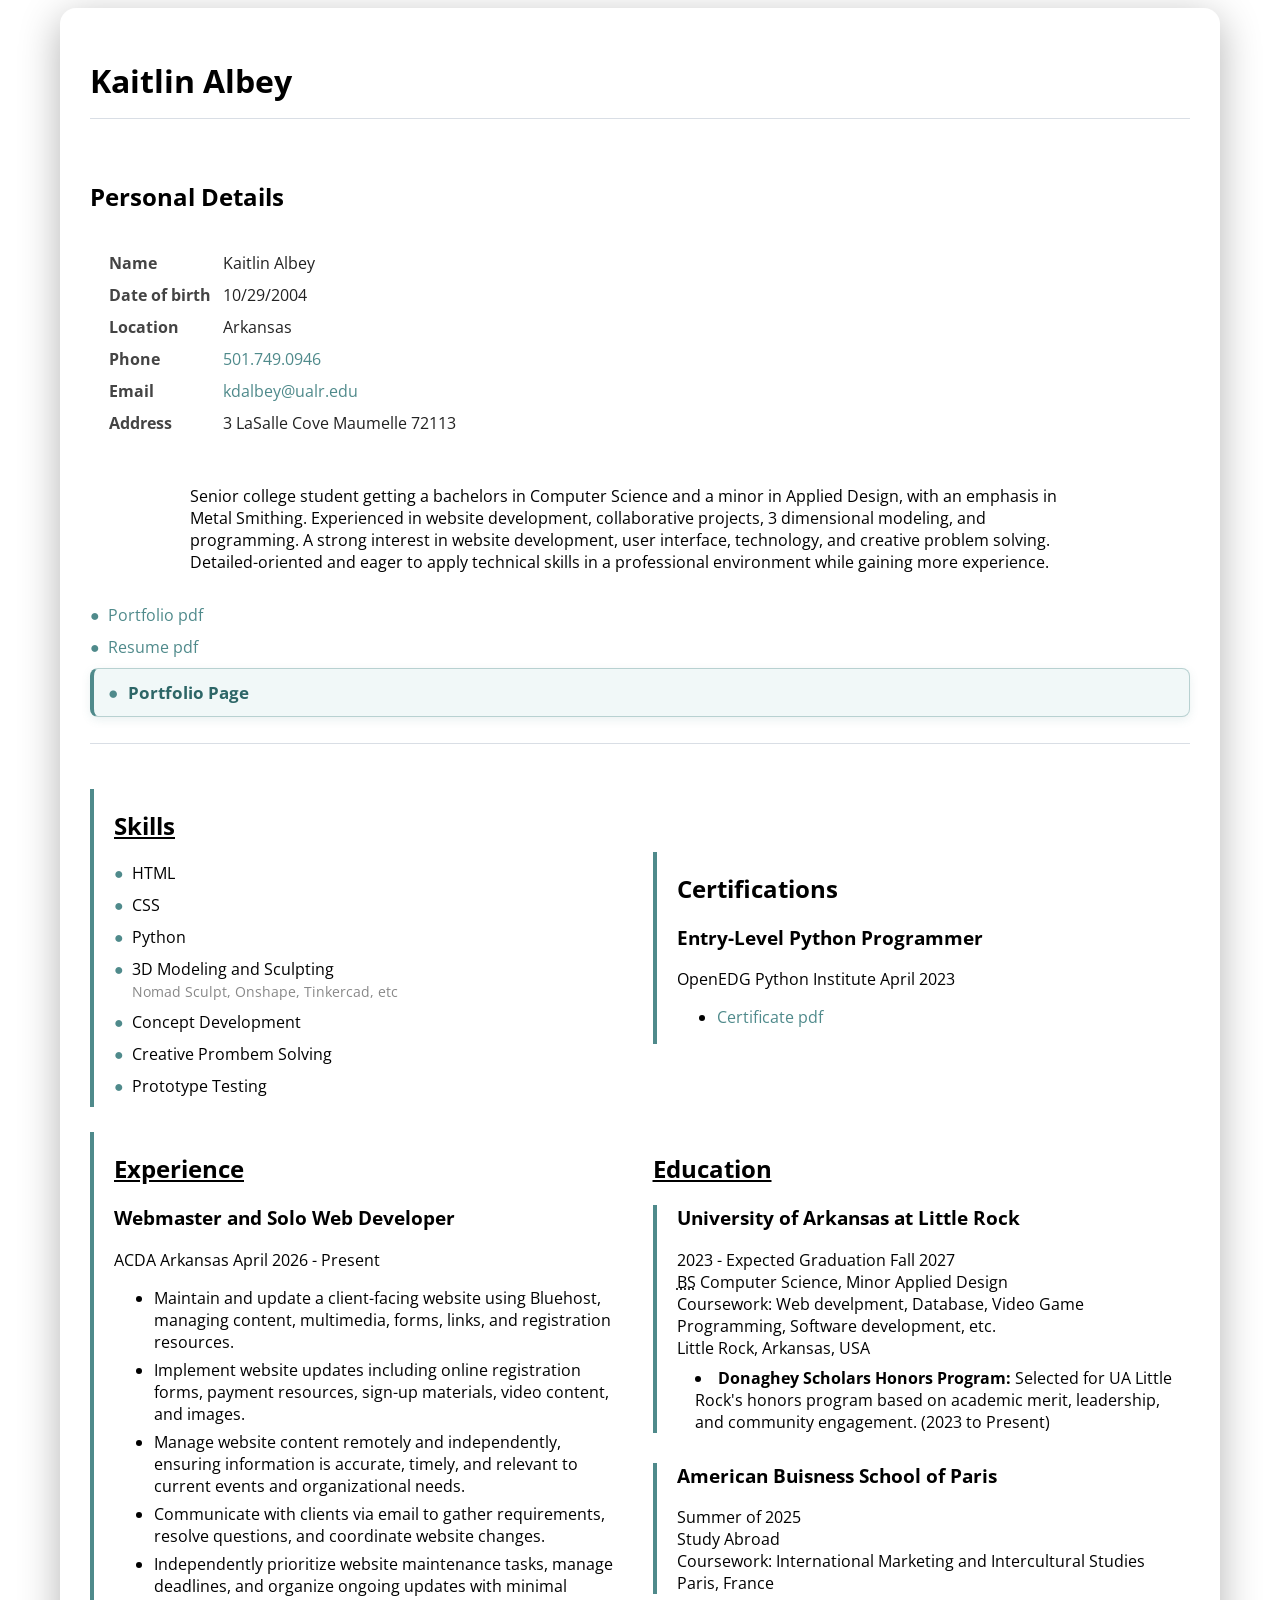
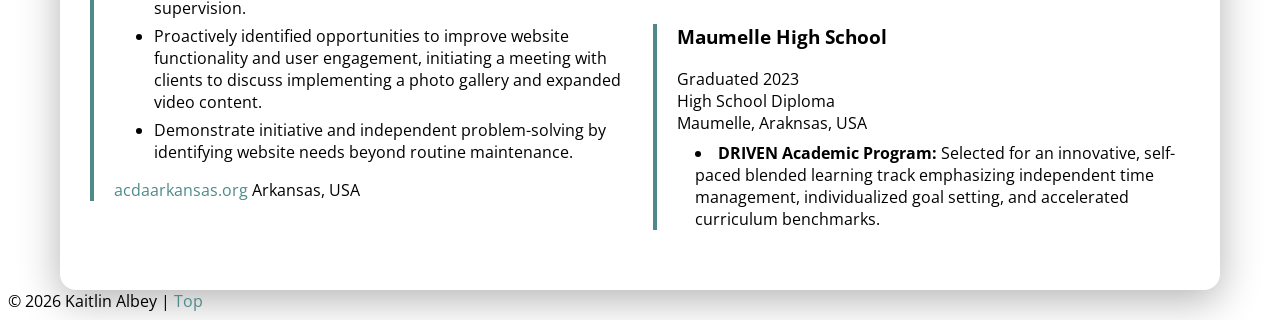
<file: index.html>
<!doctype html>


<html lang="en">
<head>
  <meta charset="utf-8">
  <meta http-equiv="X-UA-Compatible" content="IE=edge">
  <meta name="viewport" content="width=device-width, initial-scale=1">

  <title>Resume | Kaitlin Albey</title>
  <meta name="description" content="Resume by Kaitlin Albey">
  <meta name="author" content="Kaitlin Albey">

  <!-- FAVICON -->
  <link rel="icon" type="image/png" sizes="96x96" href="../assets/img/favicon/favicon-96x96.png">
  <link rel="icon" type="image/svg+xml" href="../assets/img/favicon/favicon.svg">
  <link rel="shortcut icon" href="../assets/img/favicon/favicon.ico">
  <link rel="apple-touch-icon" sizes="180x180" href="../assets/img/favicon/apple-touch-icon.png">
  <meta name="apple-mobile-web-app-title" content="Resume">
  <link rel="manifest" href="../assets/img/favicon/site.webmanifest">

  <link rel="preconnect" href="https://fonts.googleapis.com">
  <link rel="preconnect" href="https://fonts.gstatic.com" crossorigin>
  <link href="https://fonts.googleapis.com/css2?family=Open+Sans:ital,wght@0,300..800;1,300..800&family=Playwrite+NO:wght@100..400&display=swap" rel="stylesheet">

  <link href="assets/css/style.css" rel="stylesheet" />
</head>

<body>
<!-- Main -->
<main itemscope itemtype="https://schema.org/Person" class="container">
  <h1 class="page-title" itemprop="name">Kaitlin Albey</h1>

  <section id="about">
    <h2>Personal Details</h2>

    <dl class="details">
      <dt>Name</dt>
      <dd itemprop="name">
        <span itemprop="givenName">Kaitlin</span> <span itemprop="familyName">Albey</span>
      </dd>

      <dt>Date of birth</dt>
      <dd><time itemprop="birthDate" datetime="2004-10-29">10/29/2004</time></dd>

    
      <dt>Location</dt>
      
      <dd itemprop="homeLocation" itemscope itemtype="https://schema.org/Place">
        <span itemprop="name">Arkansas</span>
      </dd>

      <dt>Phone</dt>
      <dd>
      
        <a itemprop="telephone" href="tel:5017490946">501.749.0946</a>
      </dd>

      <dt>Email</dt>
      <dd>
       <a itemprop="email-1" href="mailto:kdalbey@ualr.edu">kdalbey@ualr.edu</a>
      </dd>

      <dt>Address</dt>
      <dd itemprop="address" itemscope itemtype="https://schema.org/PostalAddress">
        <span itemprop="streetAddress">3 LaSalle Cove</span>
        <span itemprop="addressLocality">Maumelle</span>
        <span itemprop="postalCode">72113</span>
      </dd>
    </dl>

    <div class="bio">
      <p itemprop="description">
      Senior college student getting a bachelors in Computer Science and a minor in Applied Design, with an emphasis in Metal Smithing. Experienced in website development, collaborative projects, 3 dimensional modeling, and programming. A strong interest in website development, user interface, technology, and creative problem solving. Detailed-oriented and eager to apply technical skills in a professional environment while gaining more experience. </p>
    </div>

    <ul class="related-links">  
      
      <li><a itemprop="url" href="assets/Kaitlin Albey Portfolio.pdf" download>Portfolio pdf</a></li>
      <li><a itemprop="url" href="assets/Resume_Kaitlin Albey.pdf" download>Resume pdf</a></li>
      <li class="portfolio-link"><a itemprop="sameAs" rel="me" href="portfolio/index.html"> <strong> Portfolio Page </strong></a></li>
    </ul>
  </section>

  <div class="resume-columns">
    <div class="left-column">
  <section id="skills"> 
    <h2>Skills</h2>
    <ul>
      <li class="skill" itemprop="knowsAbout">HTML</li>
      <li class="skill" itemprop="knowsAbout">CSS</li>
      <li class="skill" itemprop="knowsAbout">Python</li>
      <li class="skill" itemprop="knowsAbout">3D Modeling and Sculpting</li>
        <span class="skill-info"> Nomad Sculpt, Onshape, Tinkercad, etc</span>
      <li class="skill" itemprop="knowsAbout">Concept Development</li>
      <li class="skill" itemprop="knowsAbout">Creative Prombem Solving</li>
      <li class="skill" itemprop="knowsAbout">Prototype Testing</li>
    </ul>
  </section>

  <section id="experience">
    <h2>Experience</h2>

    <!-- current job -->
    <article class="job">
      <!-- jobTitle is valid on Person; this is still within Person scope -->
      <h3 itemprop="jobTitle">Webmaster and Solo Web Developer</h3>

      <!-- worksFor is valid on Person -->
      <div itemprop="worksFor" itemscope itemtype="https://schema.org/Organization">
        <span itemprop="name">ACDA Arkansas</span>
        <span>April 2026 - Present</span>

        <ul>

        <li class="experience-description" itemprop="description" > Maintain and update a client-facing website using Bluehost, managing content, multimedia, forms, links, and registration resources.</li>
        <li class="experience-description" itemprop="description" > Implement website updates including online registration forms, payment resources, sign-up materials, video content, and images.</li>
        <li class="experience-description" itemprop="description" > Manage website content remotely and independently, ensuring information is accurate, timely, and relevant to current events and organizational needs.</li>
        <li class="experience-description" itemprop="description" > Communicate with clients via email to gather requirements, resolve questions, and coordinate website changes.</li>
        <li class="experience-description" itemprop="description" > Independently prioritize website maintenance tasks, manage deadlines, and organize ongoing updates with minimal supervision.</li>
        <li class="experience-description" itemprop="description" > Proactively identified opportunities to improve website functionality and user engagement, initiating a meeting with clients to discuss implementing a photo gallery and expanded video content.</li>
        <li class="experience-description" itemprop="description" > Demonstrate initiative and independent problem-solving by identifying website needs beyond routine maintenance.</li>

        </ul>


        <span itemprop="location" itemscope itemtype="https://schema.org/Place">
          <a itemprop="url" href="https://acdaarkansas.org/">acdaarkansas.org</a>
          <span itemprop="address" itemscope itemtype="https://schema.org/PostalAddress">
            <span itemprop="addressLocality">Arkansas, USA</span>
          </span>
        </span>
      </div>
    </article>
  </section>

    </div>
    <div class="right-column">
  <section id="education">
    <h2>Education</h2>

    <article class="certificate-edu" itemprop="alumniOf" itemscope itemtype="https://schema.org/EducationalOrganization">
      <h3 itemprop="name">University of Arkansas at Little Rock</h3>
      <span>2023 - Expected Graduation Fall 2027</span>
      <br><span itemprop="description"><abbr title="Master of Science">BS</abbr> Computer Science, Minor Applied Design</span>
      <br><span itemprop="coursework" itemscope>Coursework: Web develpment, Database, Video Game Programming, Software development, etc.</span>
      <br><span itemprop="location" itemscope>Little Rock, Arkansas, USA</span>
  
       <li class="award"> <strong> Donaghey Scholars Honors Program:</strong> Selected for UA Little Rock's honors program based on academic merit, leadership, and community engagement. (2023 to Present)</li>
    </article>

     <article class="certificate-edu" itemprop="alumniOf" itemscope itemtype="https://schema.org/EducationalOrganization">
      <h3 itemprop="name">American Buisness School of Paris</h3>
     <span>Summer of 2025</span>
      <br><span itemprop="description"> Study Abroad</span>
      <br><span itemprop="coursework" itemscope>Coursework: International Marketing and Intercultural Studies</span>
      <br><span itemprop="location" itemscope>Paris, France</span>
      
    </article>

     <article class="certificate-edu" itemprop="alumniOf" itemscope itemtype="https://schema.org/EducationalOrganization">
      <h3 itemprop="name">Maumelle High School</h3>
      <span>Graduated 2023</span>
      <br><span itemprop="description"> High School Diploma </span>
      <br><span itemprop="location" itemscope>Maumelle, Araknsas, USA</span>
      
      <li class="award"> <strong> DRIVEN Academic Program: </strong> Selected for an innovative, self-paced blended learning track emphasizing independent time management, individualized goal setting, and accelerated curriculum benchmarks. </li>
    </article>

    
  </section>

  <section id="certifications">
    <h2>Certifications</h2>

    <article class="certificate">
      <h3 itemprop="certificateTitle">Entry-Level Python Programmer</h3>

      <div itemprop="company-name" itemscope itemtype="https://schema.org/Organization">
        <span itemprop="company">OpenEDG Python Institute</span>
        <span>April 2023</span>
        <ul>
          <li><a itemprop="url" href="assets/certificate_Kaitlin Albey.pdf" download>Certificate pdf</a></li>
        </ul>
      </div>
    </article>
  </section>

    </div>
  </div>

 </main>

<!-- Footer -->
<footer>
  <div id="copyright">
    &copy; 2026 Kaitlin Albey | <a href="#top">Top</a>
  </div>
</footer>

</body>



</html>
</file>
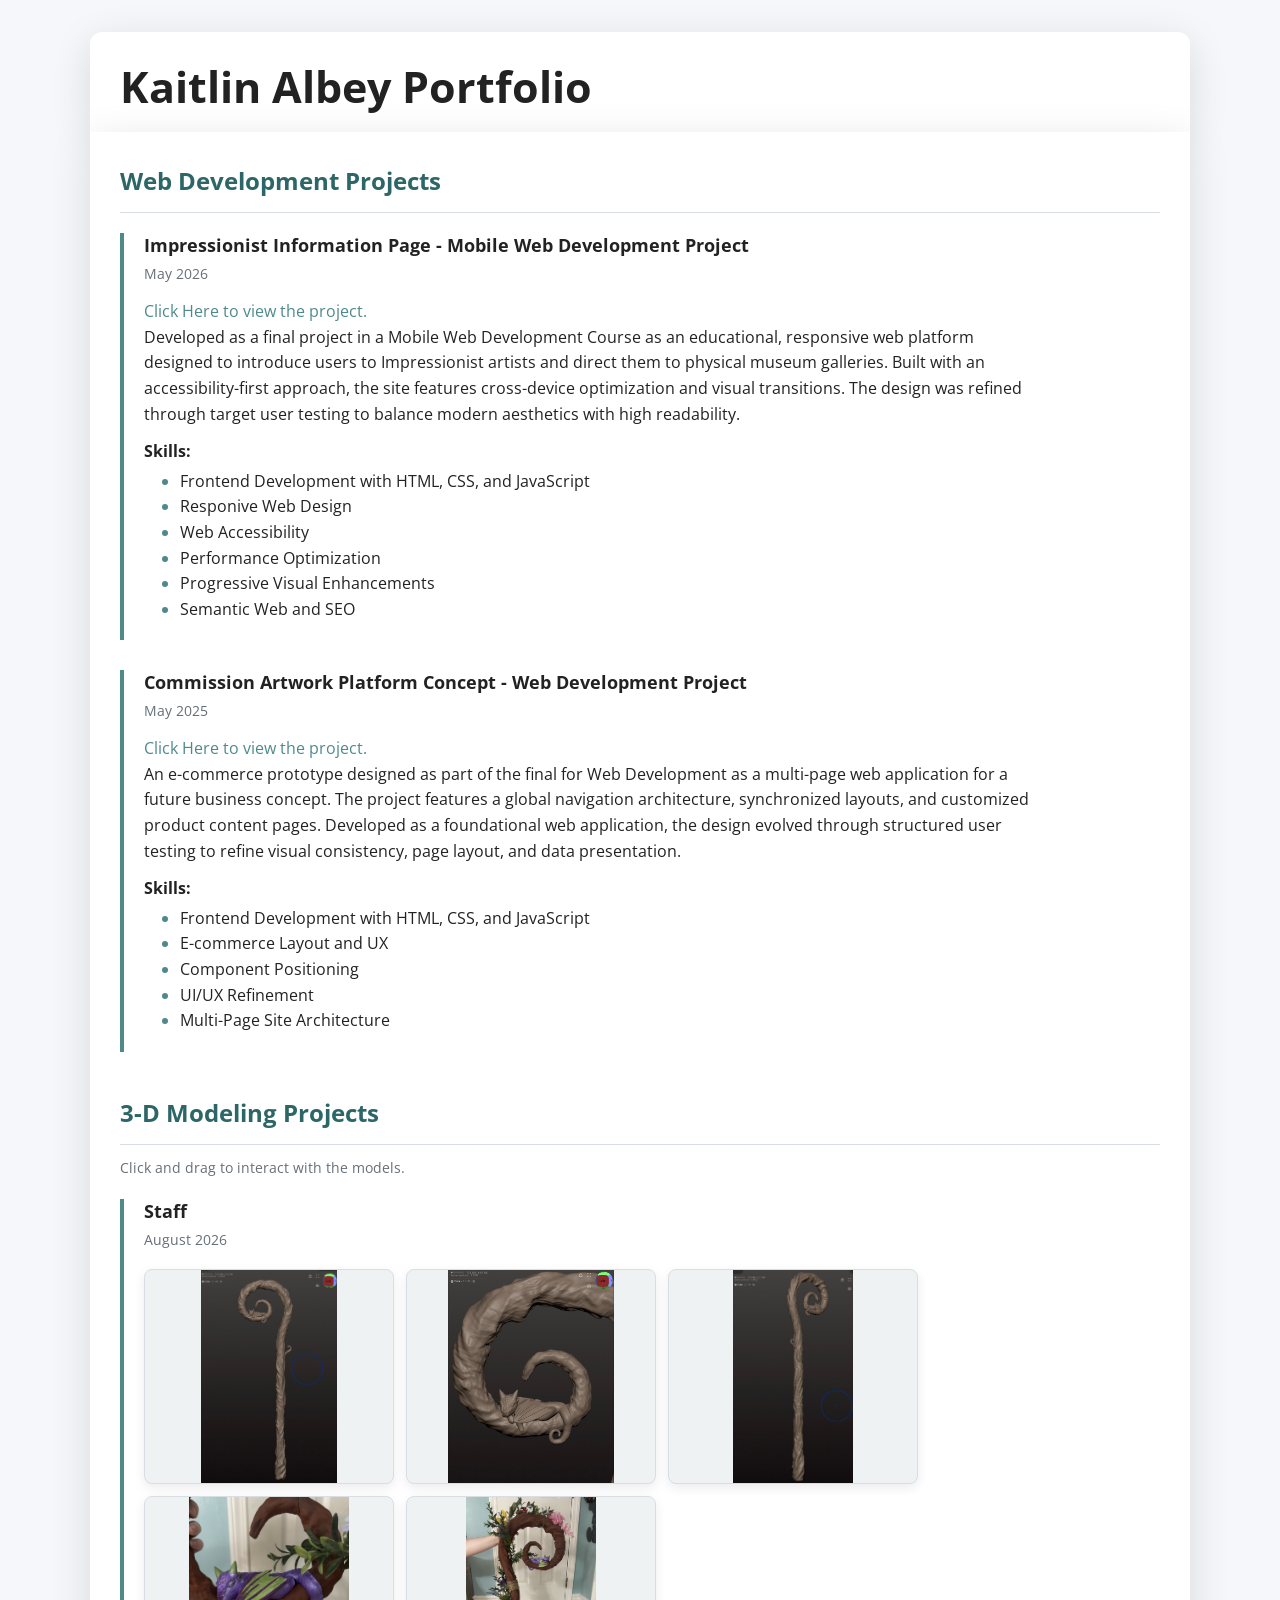
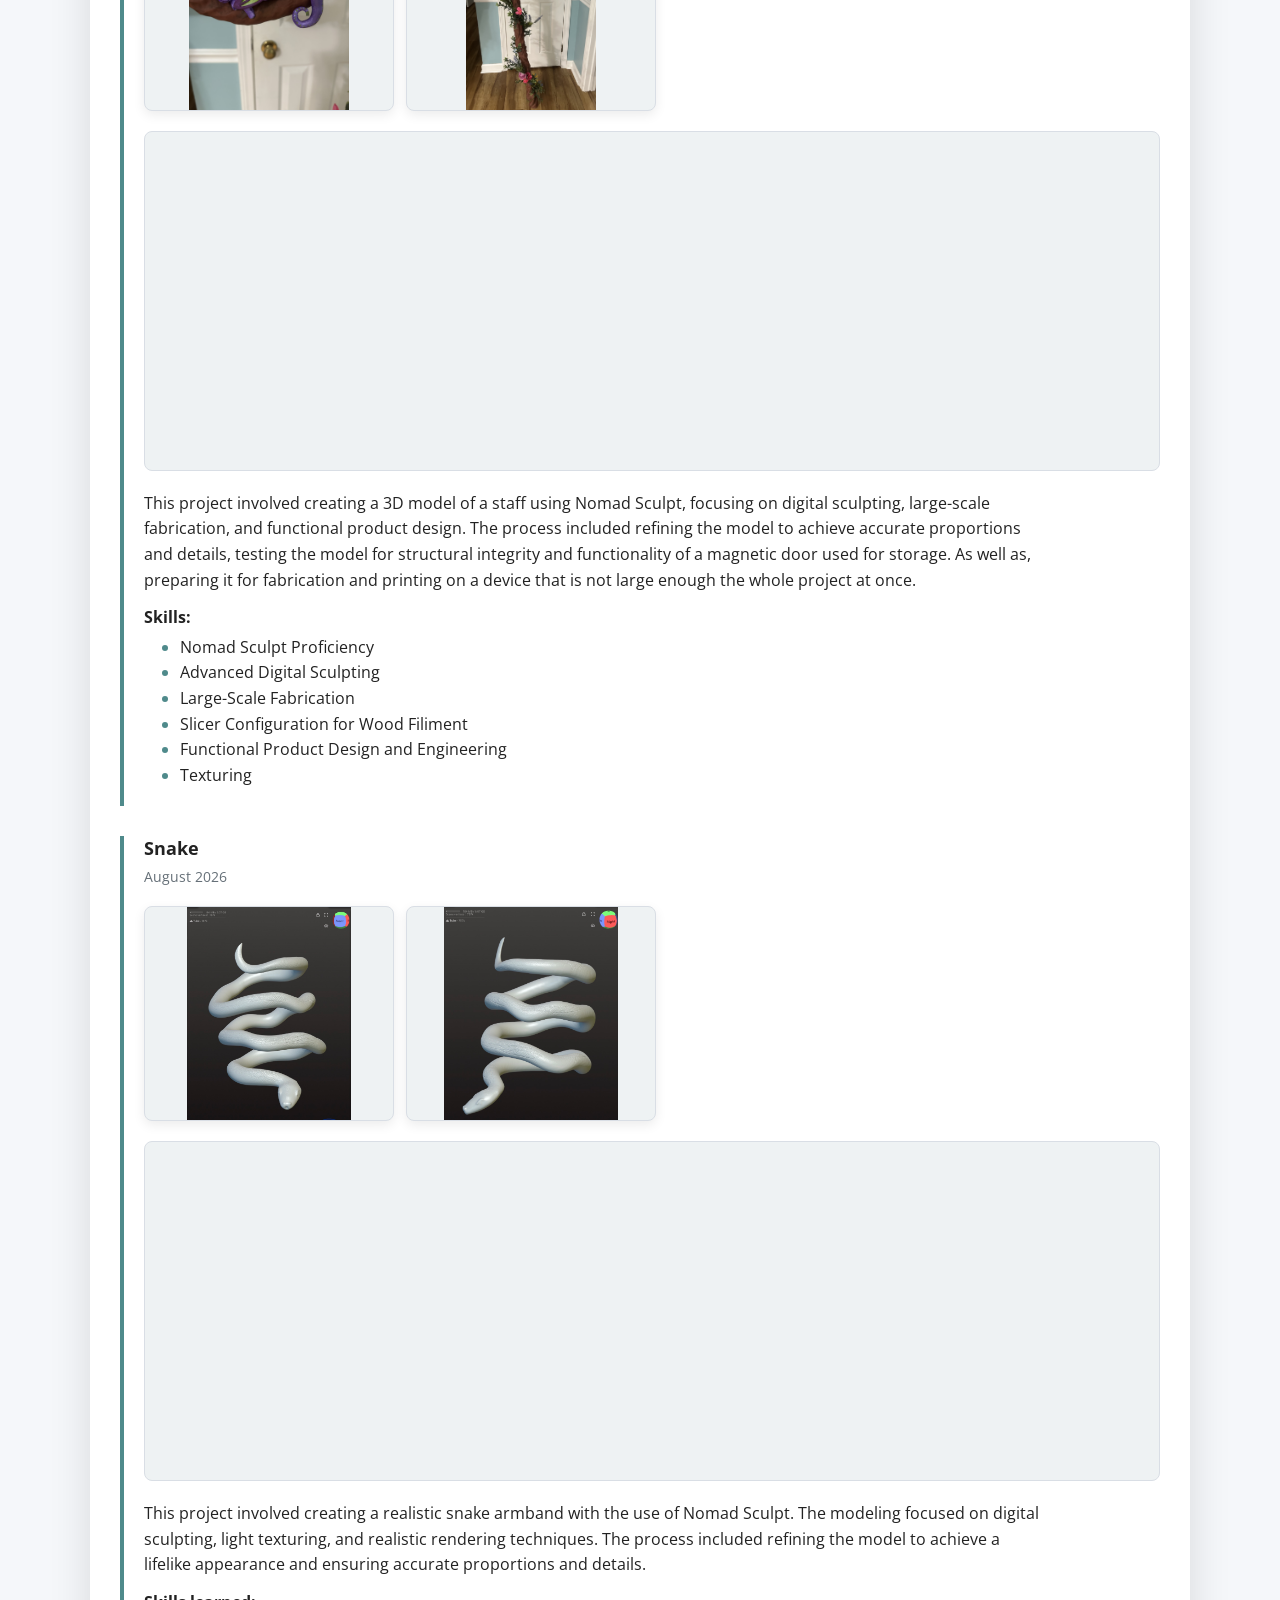
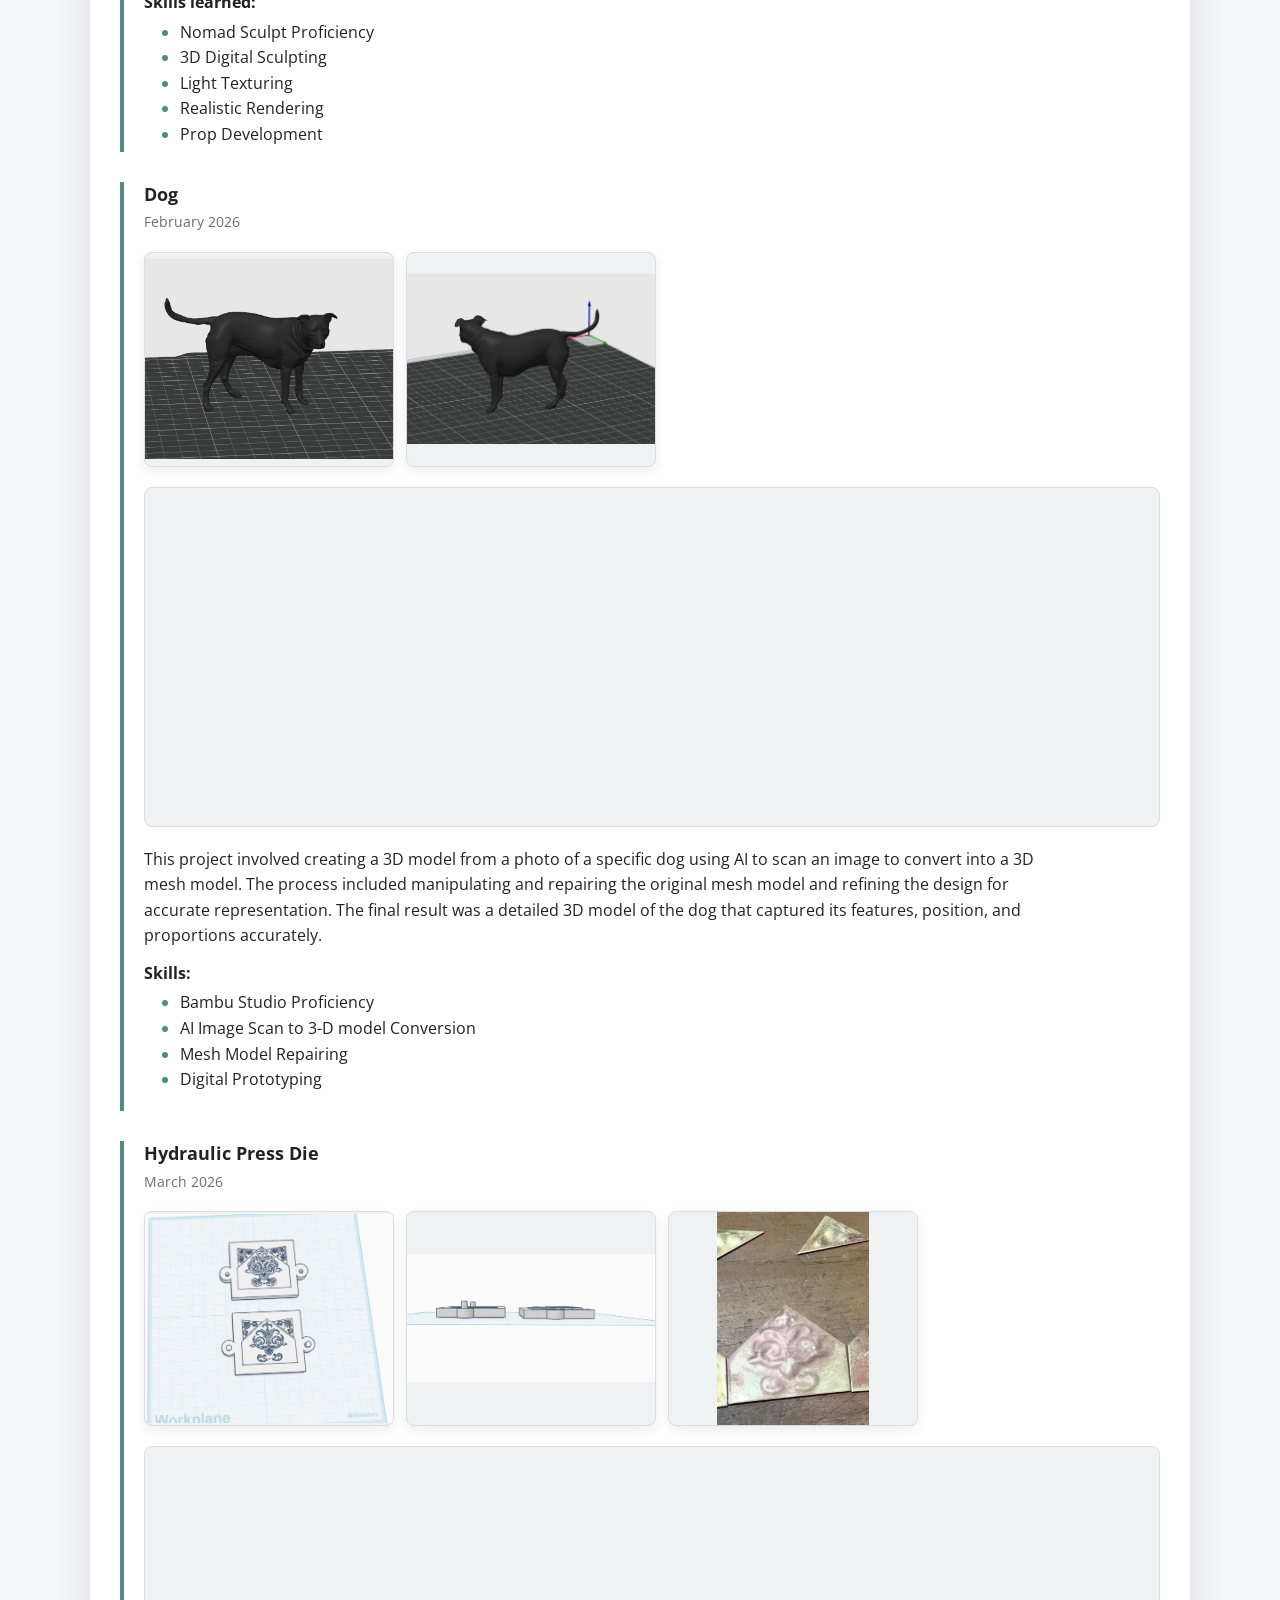
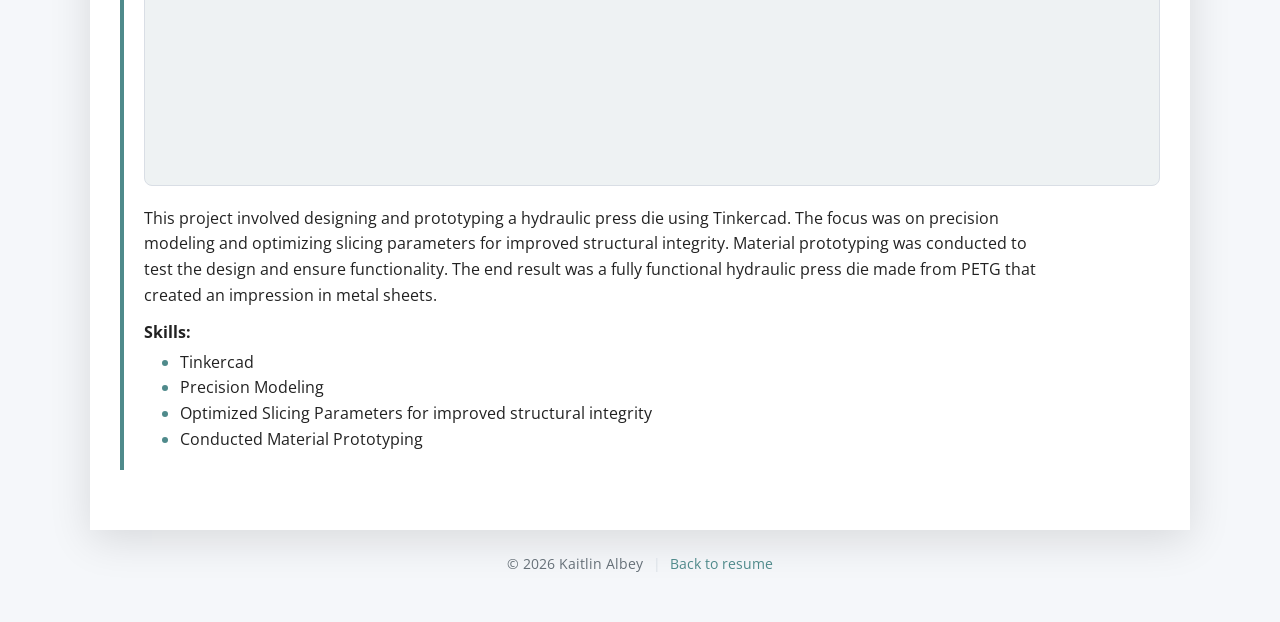
<file: portfolio/index.html>
<!doctype html>


<html lang="en">
<head>
  <meta charset="utf-8">
  <meta http-equiv="X-UA-Compatible" content="IE=edge">
  <meta name="viewport" content="width=device-width, initial-scale=1">

  <title>Kaitlin Albey Portfolio</title>
  <meta name="description" content="Kaitlin Albey Portfolio">
  <meta name="author" content="Kaitlin Albey">

  <link rel="preconnect" href="https://fonts.googleapis.com">
  <link rel="preconnect" href="https://fonts.gstatic.com" crossorigin>
  <link href="https://fonts.googleapis.com/css2?family=Open+Sans:ital,wght@0,300..800;1,300..800&family=Playwrite+NO:wght@100..400&display=swap" rel="stylesheet">
  <link href="assets/css/style.css" rel="stylesheet" />
  <script type="module" src="assets/js/3d-viewers.js"></script>
</head>

<body>
  <header>
    <h1>Kaitlin Albey Portfolio</h1>
  </header>


  <main>

 <h2>Web Development Projects</h2>

    <section class="project">
      <h3>Impressionist Information Page - Mobile Web Development Project</h3>
      <p>May 2026</p>
      <a href="mobile-web-final/index.html" target="_blank">Click Here to view the project.</a>
      <p class="project-description">Developed as a final project in a Mobile Web Development Course as an educational, responsive web platform designed to introduce users to Impressionist artists and direct them to physical museum galleries. Built with an accessibility-first approach, the site features cross-device optimization and visual transitions. The design was refined through target user testing to balance modern aesthetics with high readability. </p>
      <p class="project-skills"> 
      <strong>Skills: </strong>
         <ul class="project-skills-list">
           <li>Frontend Development with HTML, CSS, and JavaScript</li>
           <li>Responive Web Design</li>
           <li>Web Accessibility</li> 
           <li>Performance Optimization</li> 
           <li>Progressive Visual Enhancements</li>
           <li>Semantic Web and SEO</li>
         </ul>
      </p>
    
    </section>
  

 <section class="project">
      <h3> Commission Artwork Platform Concept - Web Development Project</h3>
      <p>May 2025</p>
      <a href="web-final/front-page.html" target="_blank">Click Here to view the project.</a>
      <p class="project-description"> An e-commerce prototype designed as part of the final for Web Development as a multi-page web application for a future business concept. The project features a global navigation architecture, synchronized layouts, and customized product content pages. Developed as a foundational web application, the design evolved through structured user testing to refine visual consistency, page layout, and data presentation. </p>
      <p class="project-skills"> 
      <strong>Skills: </strong>
         <ul class="project-skills-list">
           <li>Frontend Development with HTML, CSS, and JavaScript</li>
           <li>E-commerce Layout and UX</li>
           <li>Component Positioning</li> 
           <li>UI/UX Refinement</li> 
           <li>Multi-Page Site Architecture </li>
           
         </ul>
      </p>
    
    </section>



 <h2>3-D Modeling Projects</h2>
 <p class="model-instruction">Click and drag to interact with the models.</p>

 <section class="project">
      <h3>Staff</h3>
      <p>August 2026</p>
      <div class="project-gallery" aria-label="Staff project photos">
        <img src="assets/img/staff1.jpg" alt="Staff model view one" loading="lazy">
        <img src="assets/img/staff2.jpg" alt="Staff model view two" loading="lazy">
        <img src="assets/img/staff3.jpg" alt="Staff model view three" loading="lazy">
        <img src="assets/img/staff4.jpg" alt="Staff model view four" loading="lazy">
        <img src="assets/img/staff5.jpg" alt="Staff model view five" loading="lazy">
      </div>
      <div class="model-viewer" data-model="Staff.stl" aria-label="Interactive 3D model of a staff"></div>
      <p class="project-description"> This project involved creating a 3D model of a staff using Nomad Sculpt, focusing on digital sculpting, large-scale fabrication, and functional product design. The process included refining the model to achieve accurate proportions and details, testing the model for structural integrity and functionality of a magnetic door used for storage. As well as, preparing it for fabrication and printing on a device that is not large enough the whole project at once.  </p>
      <p class="project-skills"> 
      <strong>Skills: </strong> 
         <ul class="project-skills-list">
           <li>Nomad Sculpt Proficiency
           <li>Advanced Digital Sculpting</li>
           <li>Large-Scale Fabrication</li>
            <li>Slicer Configuration for Wood Filiment</li>
           <li>Functional Product Design and Engineering</li>
            <li>Texturing</li>
         </ul>
      </p>

    </section>

     <section class="project">
      <h3>Snake</h3>
      
      <p>August 2026 </p>
      <div class="project-gallery" aria-label="Snake project photos">
        <img src="assets/img/snake1.jpg" alt="Snake model view one" loading="lazy">
        <img src="assets/img/snake2.jpg" alt="Snake model view two" loading="lazy">
      </div>
      <div class="model-viewer" data-model="Snake.stl" aria-label="Interactive 3D model of a snake"></div>
      <p class="project-description"> This project involved creating a realistic snake armband with the use of Nomad Sculpt. The modeling focused on digital sculpting, light texturing, and realistic rendering techniques. The process included refining the model to achieve a lifelike appearance and ensuring accurate proportions and details.  </p>
      <p class="project-skills"> 
      <strong>Skills learned: </strong>
         <ul class="project-skills-list">
           <li>Nomad Sculpt Proficiency</li>
           <li>3D Digital Sculpting</li>
           <li>Light Texturing</li>
           <li>Realistic Rendering</li>
           <li>Prop Development</li>
         </ul>
      

    </section>


     <section class="project">
      <h3>Dog</h3>
      <p>February 2026</p>
      <div class="project-gallery" aria-label="Dog project photos">
        <img src="assets/img/Dog1.png" alt="Dog model view one" loading="lazy">
        <img src="assets/img/Dog2.png" alt="Dog model view two" loading="lazy">
      </div>
      <div class="model-viewer" data-model="Dog.stl" aria-label="Interactive 3D model of a dog"></div>
      <p class="project-description"> This project involved creating a 3D model from a photo of a specific dog using AI to scan an image to convert into a 3D mesh model. The process included manipulating and repairing the original mesh model and refining the design for accurate representation. The final result was a detailed 3D model of the dog that captured its features, position, and proportions accurately. </p>
      <p class="project-skills"> 
      <strong>Skills: </strong>
         <ul class="project-skills-list">
           <li>Bambu Studio Proficiency</li>
           <li>AI Image Scan to 3-D model Conversion</li>
           <li>Mesh Model Repairing </li>
           <li>Digital Prototyping</li>
         </ul>
      </p>

    </section>


     <section class="project">
      <h3>Hydraulic Press Die</h3>
      <p>March 2026</p>
      <div class="project-gallery" aria-label="Hydraulic press die project photos">
        <img src="assets/img/Die1.png" alt="Hydraulic press die model view one" loading="lazy">
        <img src="assets/img/Die2.png" alt="Hydraulic press die model view two" loading="lazy">
        <img src="assets/img/die3.jpg" alt="Hydraulic press die model view three" loading="lazy">
      </div>
      <div class="model-viewer" data-model="Hydraulic Press Die.stl" aria-label="Interactive 3D model of a hydraulic press die"></div>
      <p class="project-description"> This project involved designing and prototyping a hydraulic press die using Tinkercad. The focus was on precision modeling and optimizing slicing parameters for improved structural integrity. Material prototyping was conducted to test the design and ensure functionality. The end result was a fully functional hydraulic press die made from PETG that created an impression in metal sheets. </p>
      <p class="project-skills"> 
      <strong>Skills: </strong>
         <ul class="project-skills-list">
           <li>Tinkercad</li>
           <li>Precision Modeling </li>
           <li>Optimized Slicing Parameters for improved structural integrity</li>
           <li>Conducted Material Prototyping</li>
         </ul>
      </p>

    </section>




</main>


  <footer>
    <p>&copy; 2026 Kaitlin Albey <span class="footer-divider">|</span> <a href="../index.html">Back to resume</a></p>
  </footer>

  
</body>
</html>
</file>
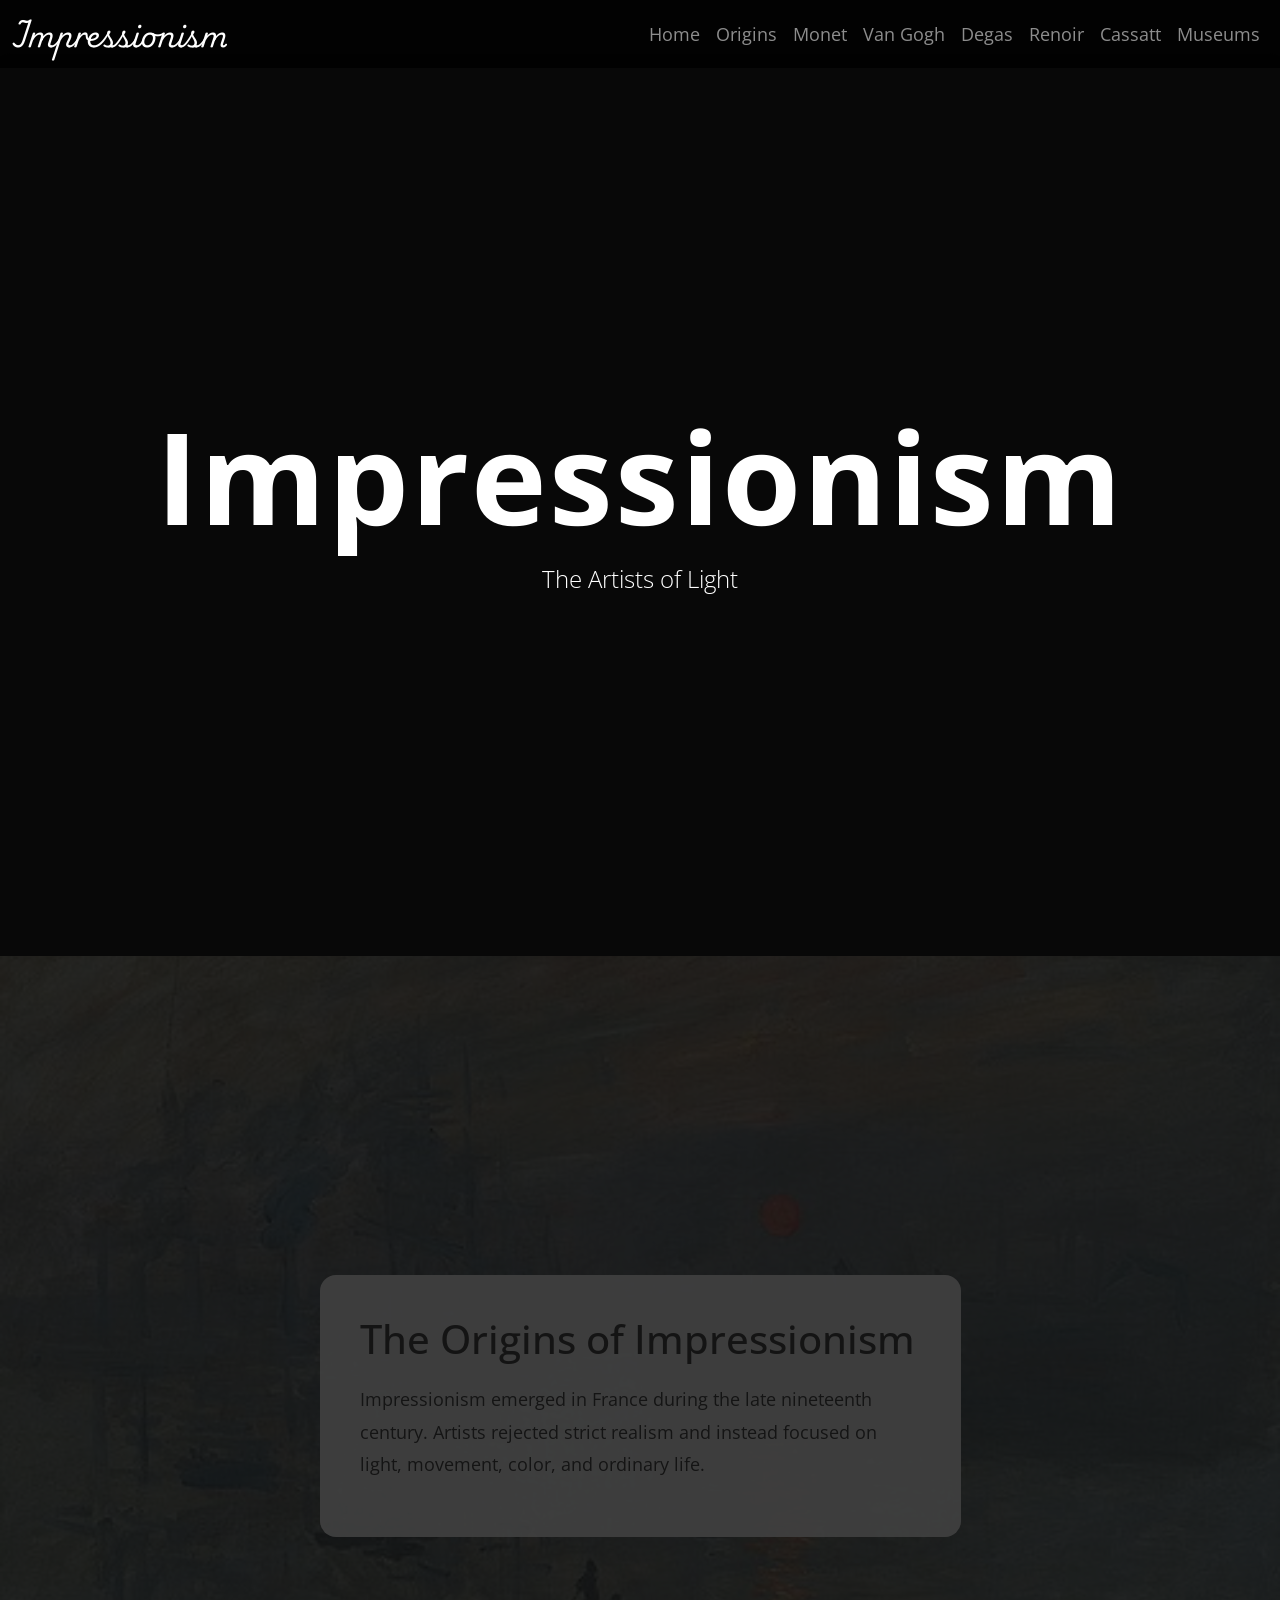
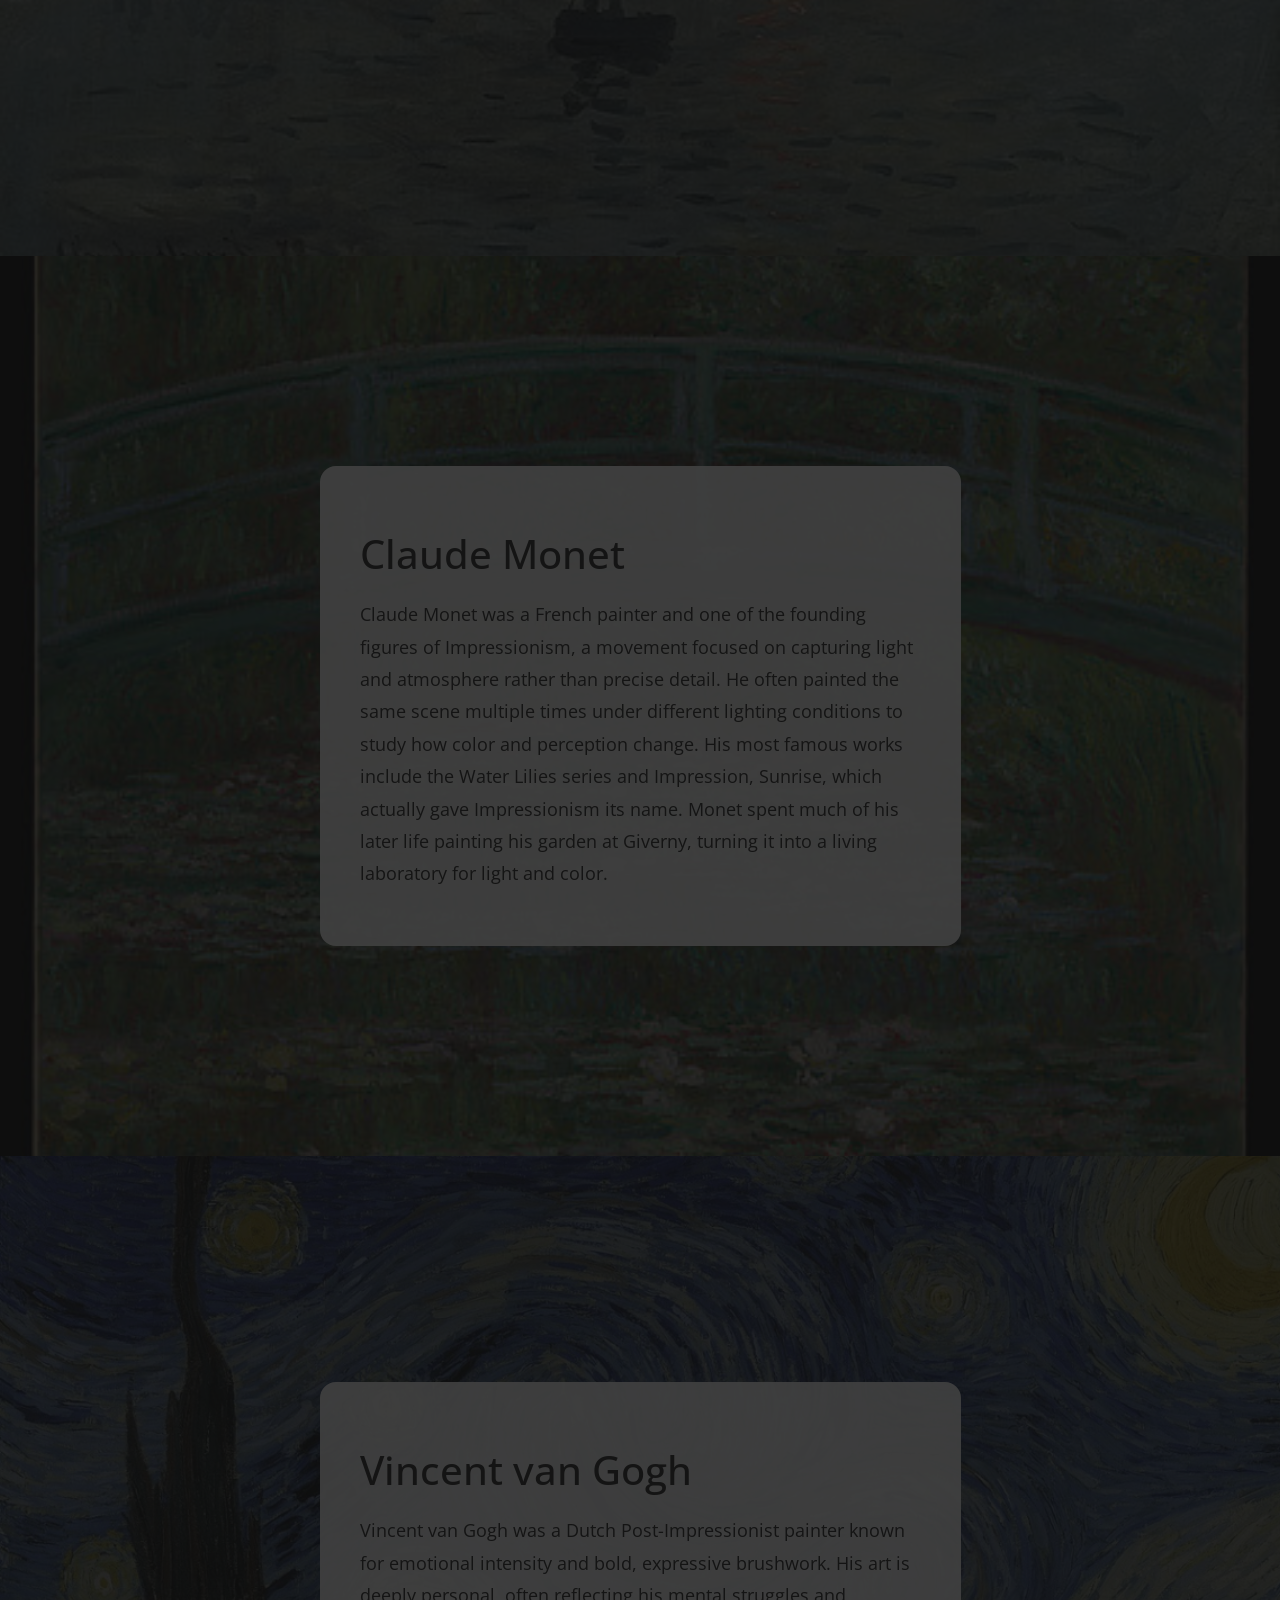
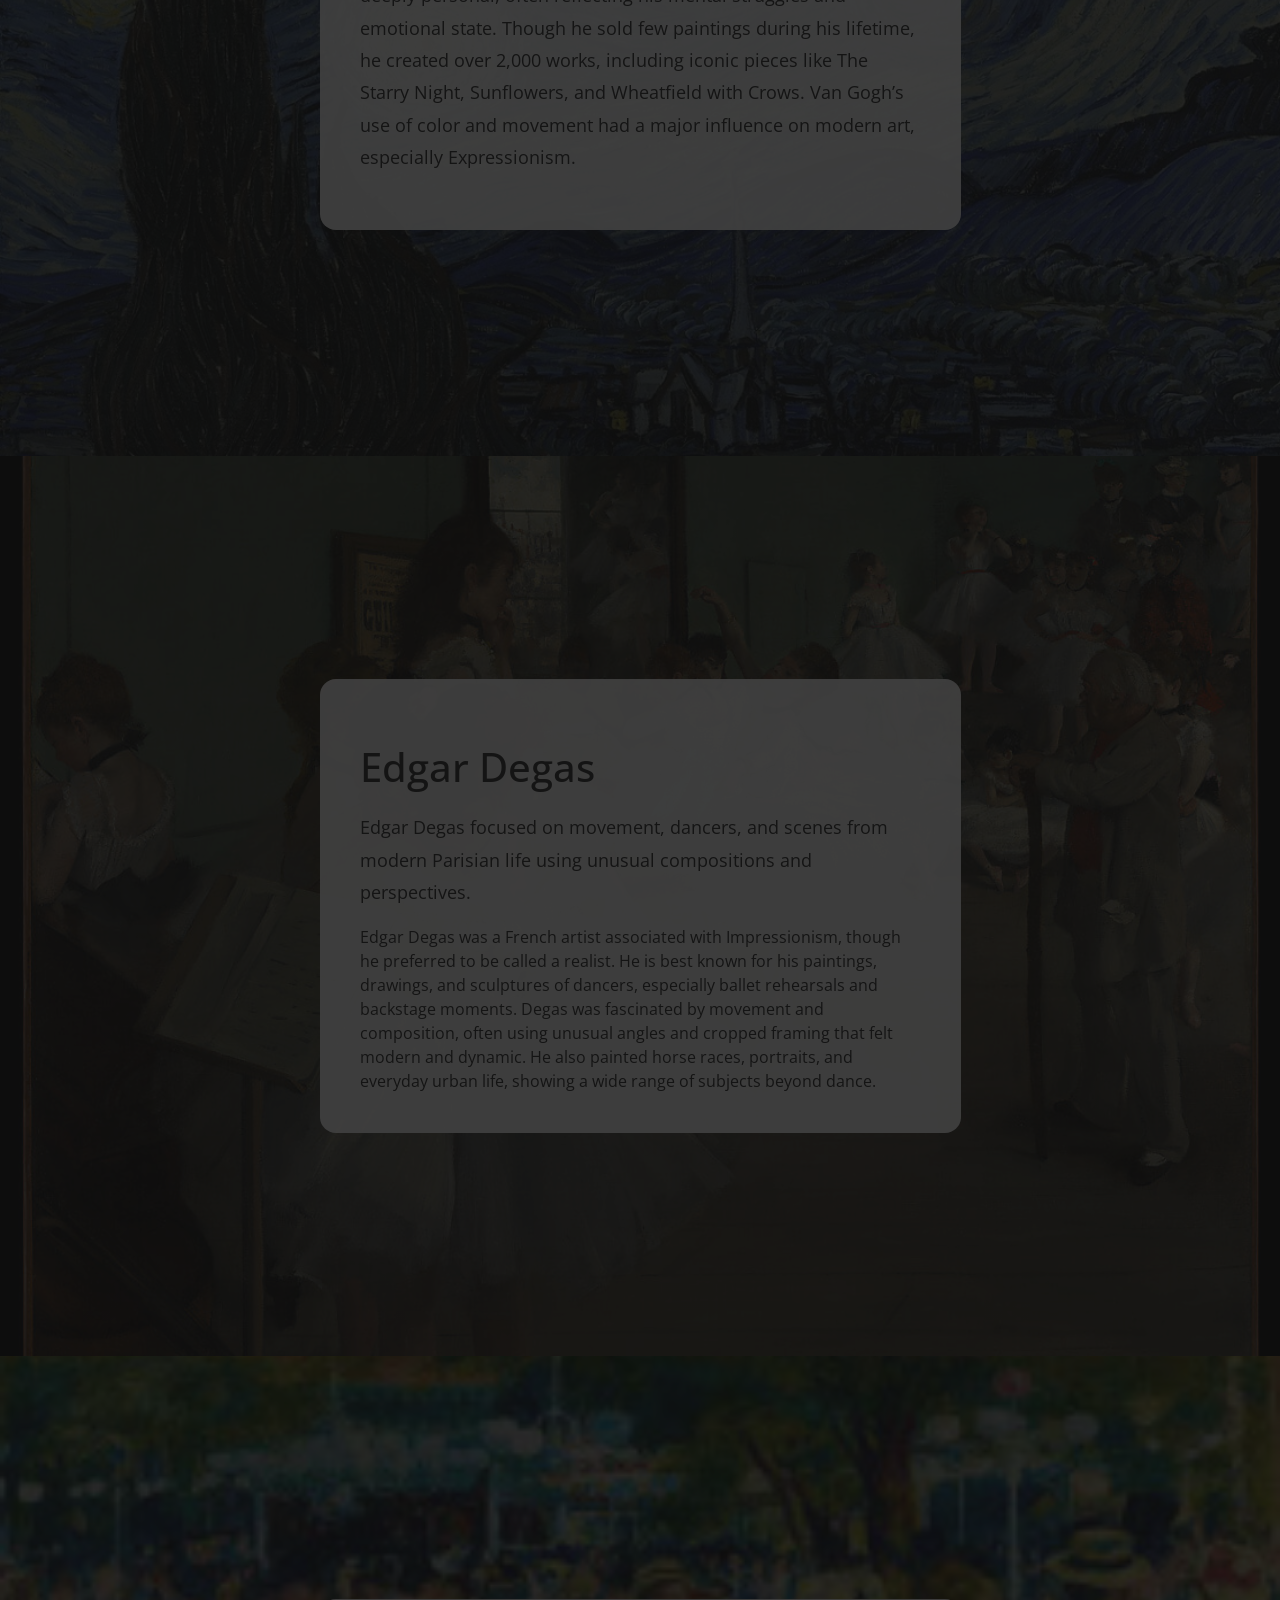
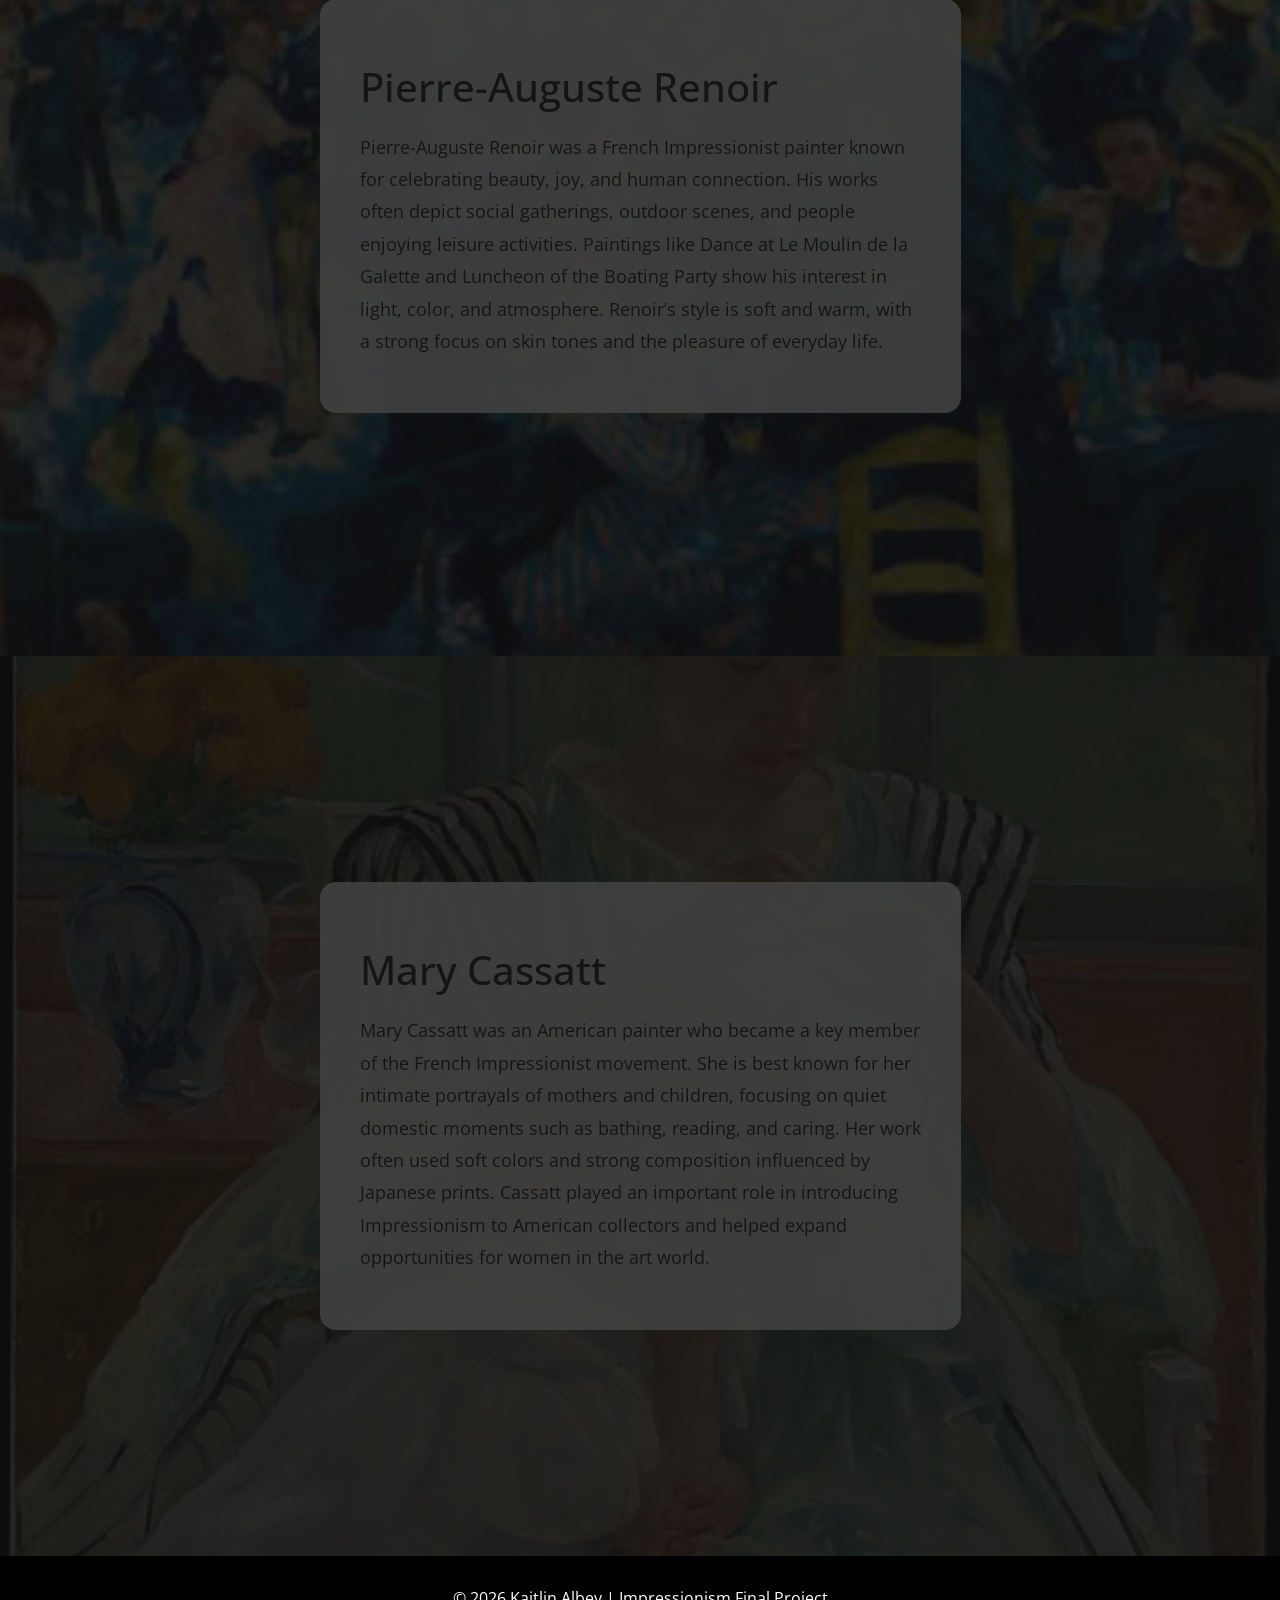
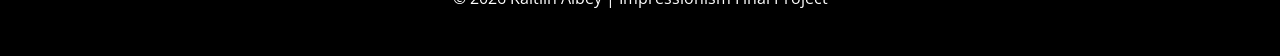
<file: portfolio/mobile-web-final/index.html>
<!doctype html>

<html lang="en">

<head>

  <meta charset="utf-8">
  <meta http-equiv="X-UA-Compatible" content="IE=edge">
  <meta name="viewport" content="width=device-width, initial-scale=1">

  <title>Impressionism | Kaitlin Albey</title>

  <meta name="description" content="An immersive experience exploring Impressionist artists and their artwork.">

  <meta name="author" content="Kaitlin Albey">

  <!-- FAVICON -->
  <link rel="icon" type="image/png" sizes="96x96" href="../assets/img/favicon/favicon-96x96.png">
  <link rel="icon" type="image/svg+xml" href="../assets/img/favicon/favicon.svg">
  <link rel="shortcut icon" href="../assets/img/favicon/favicon.ico">
  <link rel="apple-touch-icon" sizes="180x180" href="../assets/img/favicon/apple-touch-icon.png">
  <meta name="apple-mobile-web-app-title" content="Impressionism">
  <link rel="manifest" href="../assets/img/favicon/site.webmanifest">

  <!-- fonts -->
  <link rel="preconnect" href="https://fonts.googleapis.com">

  <link rel="preconnect" href="https://fonts.gstatic.com" crossorigin>

  <link
    href="https://fonts.googleapis.com/css2?family=Open+Sans:wght@300;400;600;700&family=Playwrite+NO:wght@100..400&display=swap"
    rel="stylesheet">

  <!-- BOOTSTRAP -->
  <link
    href="https://cdn.jsdelivr.net/npm/bootstrap@5.3.8/dist/css/bootstrap.min.css"
    rel="stylesheet">

  <!-- CUSTOM CSS -->
  <link href="assets/css/style.css?v=1" rel="stylesheet">

</head>

<body>

  <!-- NAVIGATION -->

  <nav class="navbar navbar-expand-lg navbar-dark fixed-top">

    <div class="container-fluid">

      <a class="navbar-brand" href="#home">
        Impressionism
      </a>

      <button
        class="navbar-toggler"
        type="button"
        data-bs-toggle="collapse"
        data-bs-target="#mainNav"
        aria-controls="mainNav"
        aria-expanded="false"
        aria-label="Toggle navigation">

        <span class="navbar-toggler-icon"></span>

      </button>

      <div class="collapse navbar-collapse" id="mainNav">

        <ul class="navbar-nav ms-auto">

          <li class="nav-item">
            <a class="nav-link" href="#home">Home</a>
          </li>

          <li class="nav-item">
            <a class="nav-link" href="#origins">Origins</a>
          </li>

          <li class="nav-item">
            <a class="nav-link" href="#monet">Monet</a>
          </li>

          <li class="nav-item">
            <a class="nav-link" href="#vangogh">Van Gogh</a>
          </li>

          <li class="nav-item">
            <a class="nav-link" href="#degas">Degas</a>
          </li>

          <li class="nav-item">
            <a class="nav-link" href="#renoir">Renoir</a>
          </li>

          <li class="nav-item">
            <a class="nav-link" href="#cassatt">Cassatt</a>
          </li>

           <li class="nav-item">
            <a class="nav-link" href="gallery.html">Museums</a>
           </li>

        </ul>

      </div>

    </div>

  </nav>

  <!-- HERO SECTION -->

  <header id="home" class="hero-section d-flex align-items-center">

    <div class="container text-center text-white">

      <h1>
        Impressionism
      </h1>

      <p class="lead">
        The Artists of Light
      </p>

    </div>

  </header>

  <!-- ORIGINS -->

  <section
    id="origins"
    class="artist-section origins-bg">

    <div class="container">

      <div class="row justify-content-center">

        <div class="col-lg-7">

          <div class="card-overlay">

            <h2>
              The Origins of Impressionism
            </h2>

            <p>
              Impressionism emerged in France during the late nineteenth century.
              Artists rejected strict realism and instead focused on light,
              movement, color, and ordinary life.
            </p>

          </div>

        </div>

      </div>

    </div>

  </section>

  <!-- MONET -->

  <section
    id="monet"
    class="artist-section monet-bg"
    itemscope
    itemtype="https://schema.org/Person">

    <div class="container">

      <div class="row justify-content-center">

        <div class="col-lg-7">

          <div class="card-overlay">

            <img

              class="img-fluid rounded artwork-image"

              loading="lazy"
              decoding="async"
              itemprop="image"
             
              sizes="(max-width: 767px) 100vw, 700px">

            <h2 itemprop="name">
              Claude Monet
            </h2>

            <p>
              Claude Monet was a French painter and one of the founding figures of Impressionism, a movement focused on capturing light and atmosphere rather than precise detail. He often painted the same scene multiple times under different lighting conditions to study how color and perception change. His most famous works include the Water Lilies series and Impression, Sunrise, which actually gave Impressionism its name. Monet spent much of his later life painting his garden at Giverny, turning it into a living laboratory for light and color.
            </p>

          </div>

        </div>

      </div>

    </div>

  </section>

  <!-- VAN GOGH -->

  <section
    id="vangogh"
    class="artist-section vangogh-bg"
    itemscope
    itemtype="https://schema.org/Person">

    <div class="container">

      <div class="row justify-content-center">

        <div class="col-lg-7">

          <div class="card-overlay">

            <img

              class="img-fluid rounded artwork-image"

              loading="lazy"
              decoding="async"
              itemprop="image"
           
              sizes="(max-width: 767px) 100vw, 700px">

            <h2 itemprop="name">
              Vincent van Gogh
            </h2>

            <p>
             Vincent van Gogh was a Dutch Post-Impressionist painter known for emotional intensity and bold, expressive brushwork. His art is deeply personal, often reflecting his mental struggles and emotional state. Though he sold few paintings during his lifetime, he created over 2,000 works, including iconic pieces like The Starry Night, Sunflowers, and Wheatfield with Crows. Van Gogh’s use of color and movement had a major influence on modern art, especially Expressionism.
            </p>

          </div>

        </div>

      </div>

    </div>

  </section>

  <!-- DEGAS -->

  <section
    id="degas"
    class="artist-section degas-bg"
    itemscope
    itemtype="https://schema.org/Person">

    <div class="container">

      <div class="row justify-content-center">

        <div class="col-lg-7">

          <div class="card-overlay">

            <img

              class="img-fluid rounded artwork-image"

              loading="lazy"
              decoding="async"
              itemprop="image"
        
              sizes="(max-width: 767px) 100vw, 700px">

            <h2 itemprop="name">
              Edgar Degas
            </h2>

            <p>
              Edgar Degas focused on movement, dancers, and scenes from modern
              Parisian life using unusual compositions and perspectives.
            </p>Edgar Degas was a French artist associated with Impressionism, though he preferred to be called a realist. He is best known for his paintings, drawings, and sculptures of dancers, especially ballet rehearsals and backstage moments. Degas was fascinated by movement and composition, often using unusual angles and cropped framing that felt modern and dynamic. He also painted horse races, portraits, and everyday urban life, showing a wide range of subjects beyond dance.

          </div>

        </div>

      </div>

    </div>

  </section>

  <!-- RENOIR -->

  <section
    id="renoir"
    class="artist-section renoir-bg"
    itemscope
    itemtype="https://schema.org/Person">

    <div class="container">

      <div class="row justify-content-center">

        <div class="col-lg-7">

          <div class="card-overlay">

            <img
              class="img-fluid rounded artwork-image"
              loading="lazy"
              decoding="async"
              itemprop="image"
        
              sizes="(max-width: 767px) 100vw, 700px">

            <h2 itemprop="name">
              Pierre-Auguste Renoir
            </h2>

            <p>
              Pierre-Auguste Renoir was a French Impressionist painter known for celebrating beauty, joy, and human connection. His works often depict social gatherings, outdoor scenes, and people enjoying leisure activities. Paintings like Dance at Le Moulin de la Galette and Luncheon of the Boating Party show his interest in light, color, and atmosphere. Renoir’s style is soft and warm, with a strong focus on skin tones and the pleasure of everyday life.
            </p>

          </div>

        </div>

      </div>

    </div>

  </section>

  <!-- CASSATT -->

  <section
    id="cassatt"
    class="artist-section cassatt-bg"
    itemscope
    itemtype="https://schema.org/Person">

    <div class="container">

      <div class="row justify-content-center">

        <div class="col-lg-7">

          <div class="card-overlay">

            <img
              class="img-fluid rounded artwork-image"
              loading="lazy"
              decoding="async"
              itemprop="image"
         
              sizes="(max-width: 767px) 100vw, 700px">

            <h2 itemprop="name">
              Mary Cassatt
            </h2>

            <p>
             Mary Cassatt was an American painter who became a key member of the French Impressionist movement. She is best known for her intimate portrayals of mothers and children, focusing on quiet domestic moments such as bathing, reading, and caring. Her work often used soft colors and strong composition influenced by Japanese prints. Cassatt played an important role in introducing Impressionism to American collectors and helped expand opportunities for women in the art world.
            </p>

          </div>

        </div>

      </div>

    </div>

  </section>

  <!-- FOOTER -->

  <footer>

    <div class="container">

      <p>
        &copy; 2026 Kaitlin Albey | Impressionism Final Project
      </p>

    </div>

  </footer>

  <!-- BOOTSTRAP JS -->

  <script
    src="https://cdn.jsdelivr.net/npm/bootstrap@5.3.8/dist/js/bootstrap.bundle.min.js">
  </script>

  <!-- CUSTOM JS -->

  <script src="assets/js/script.js"></script>

</body>

</html>
</file>
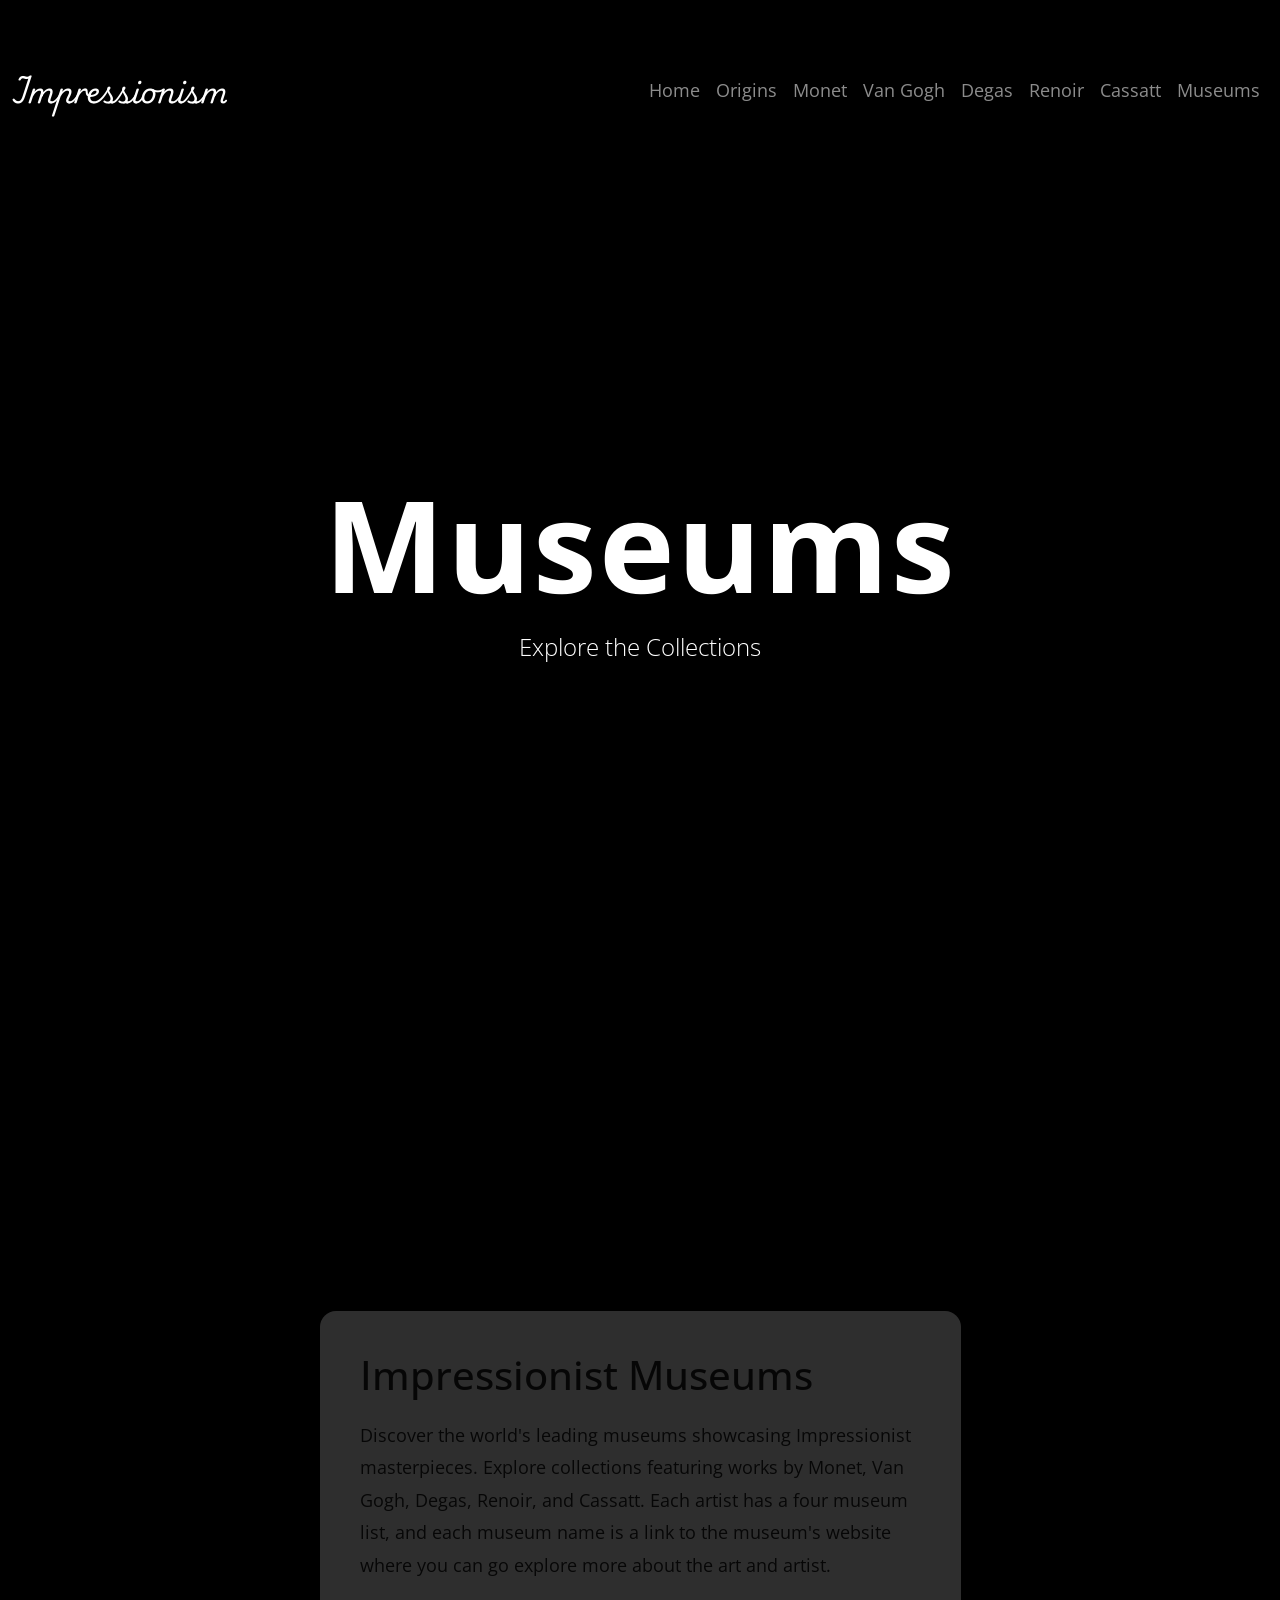
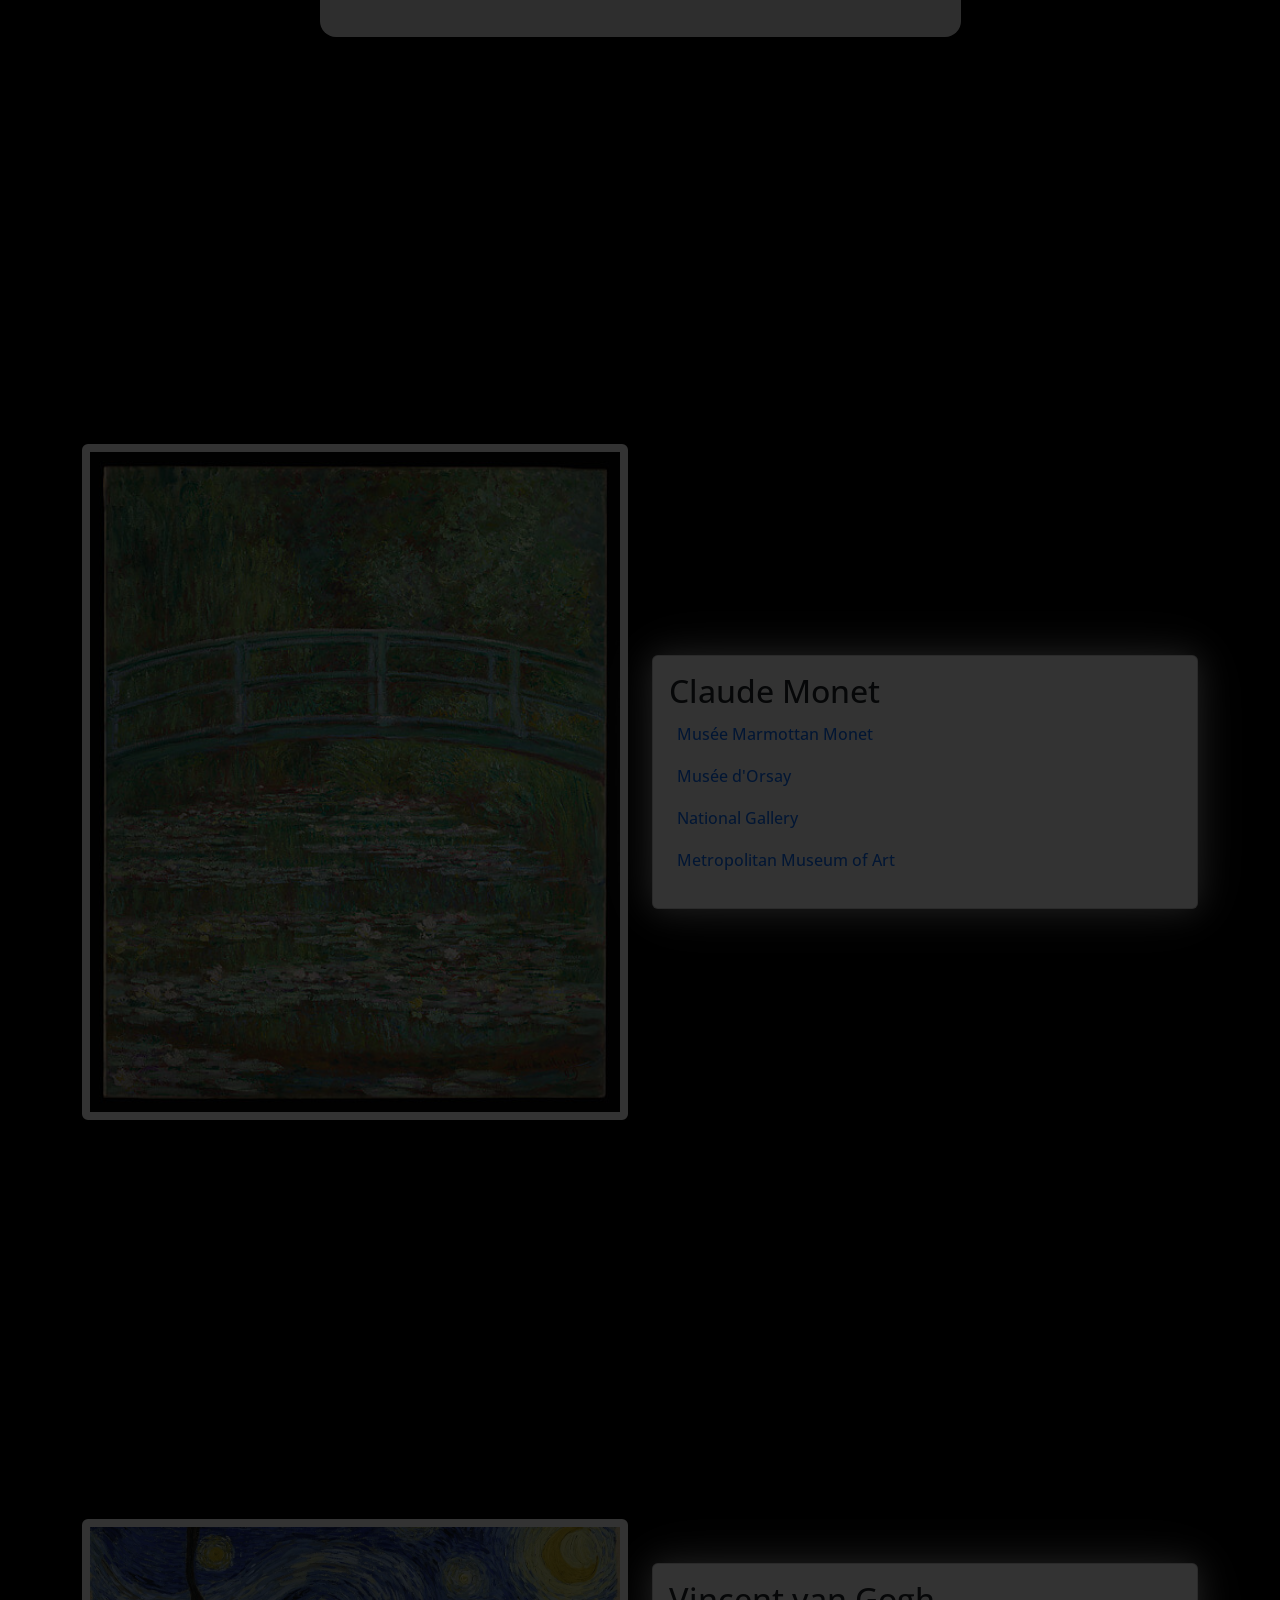
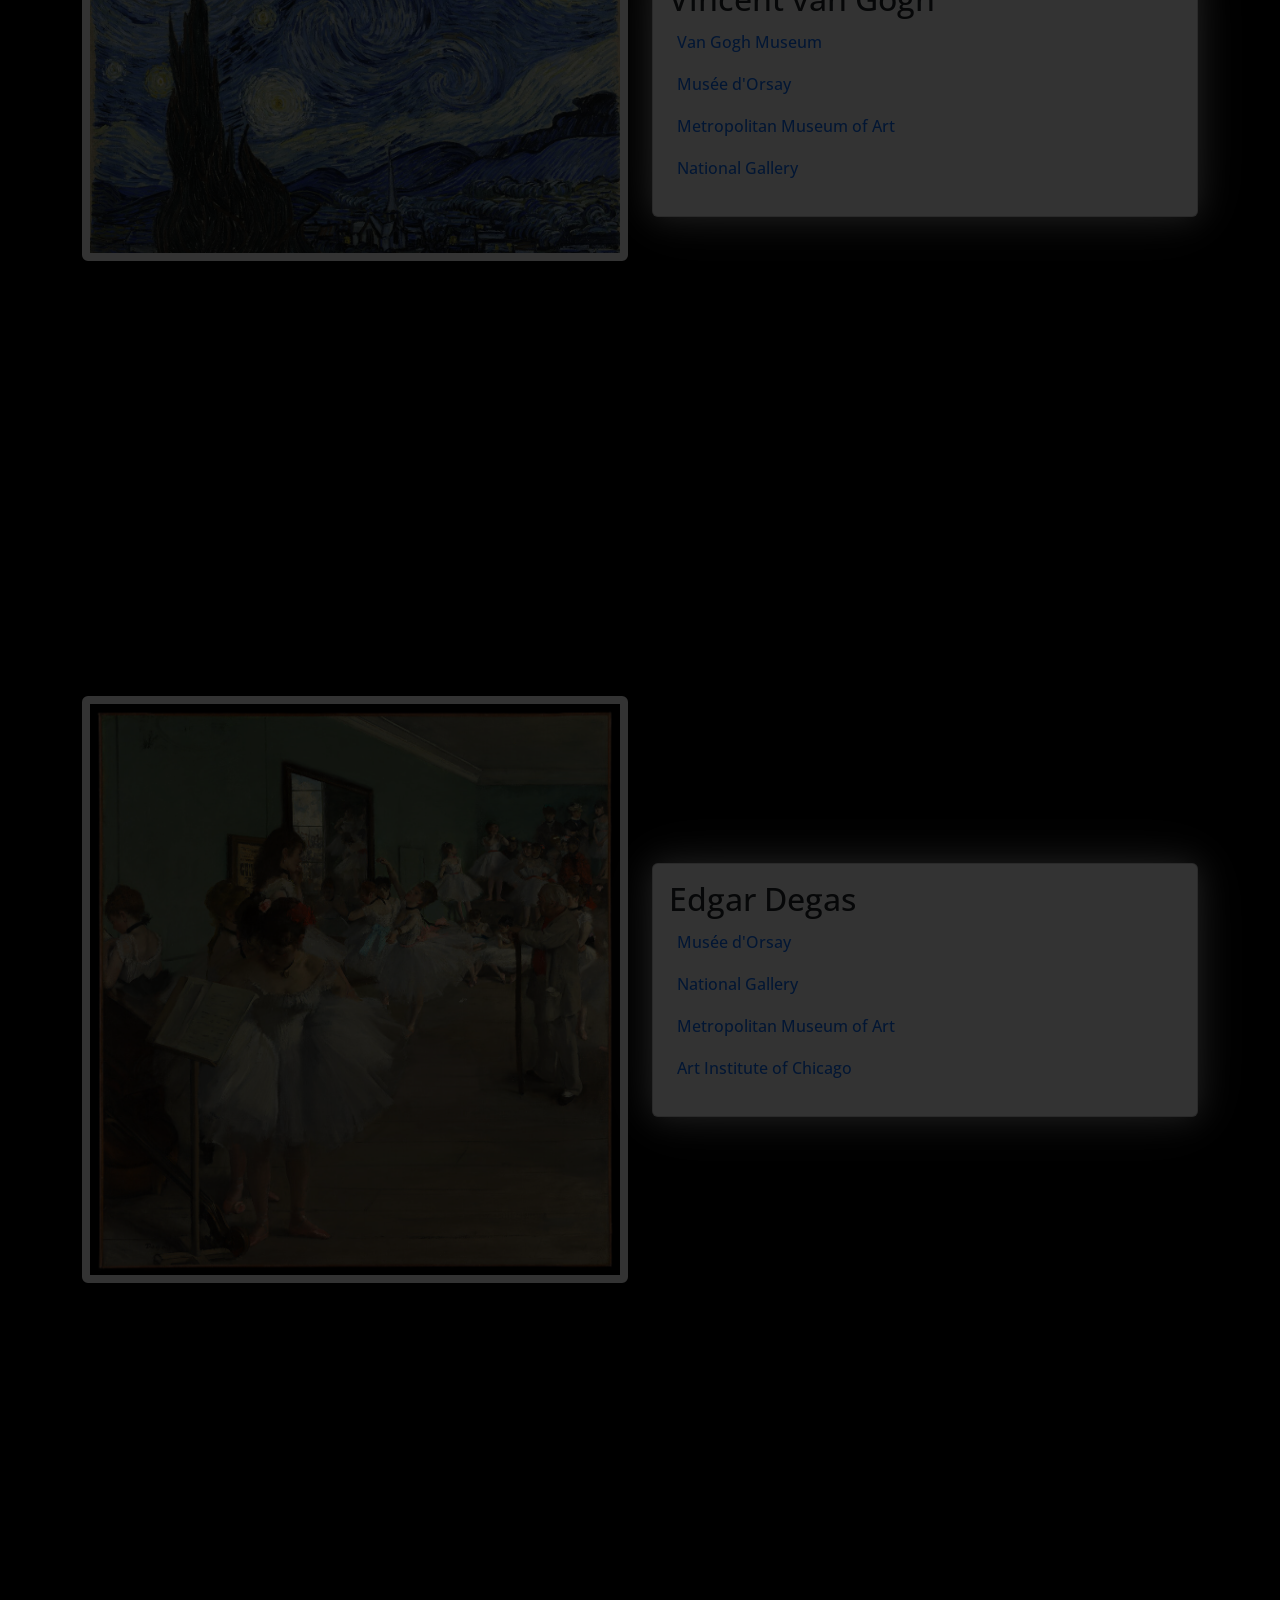
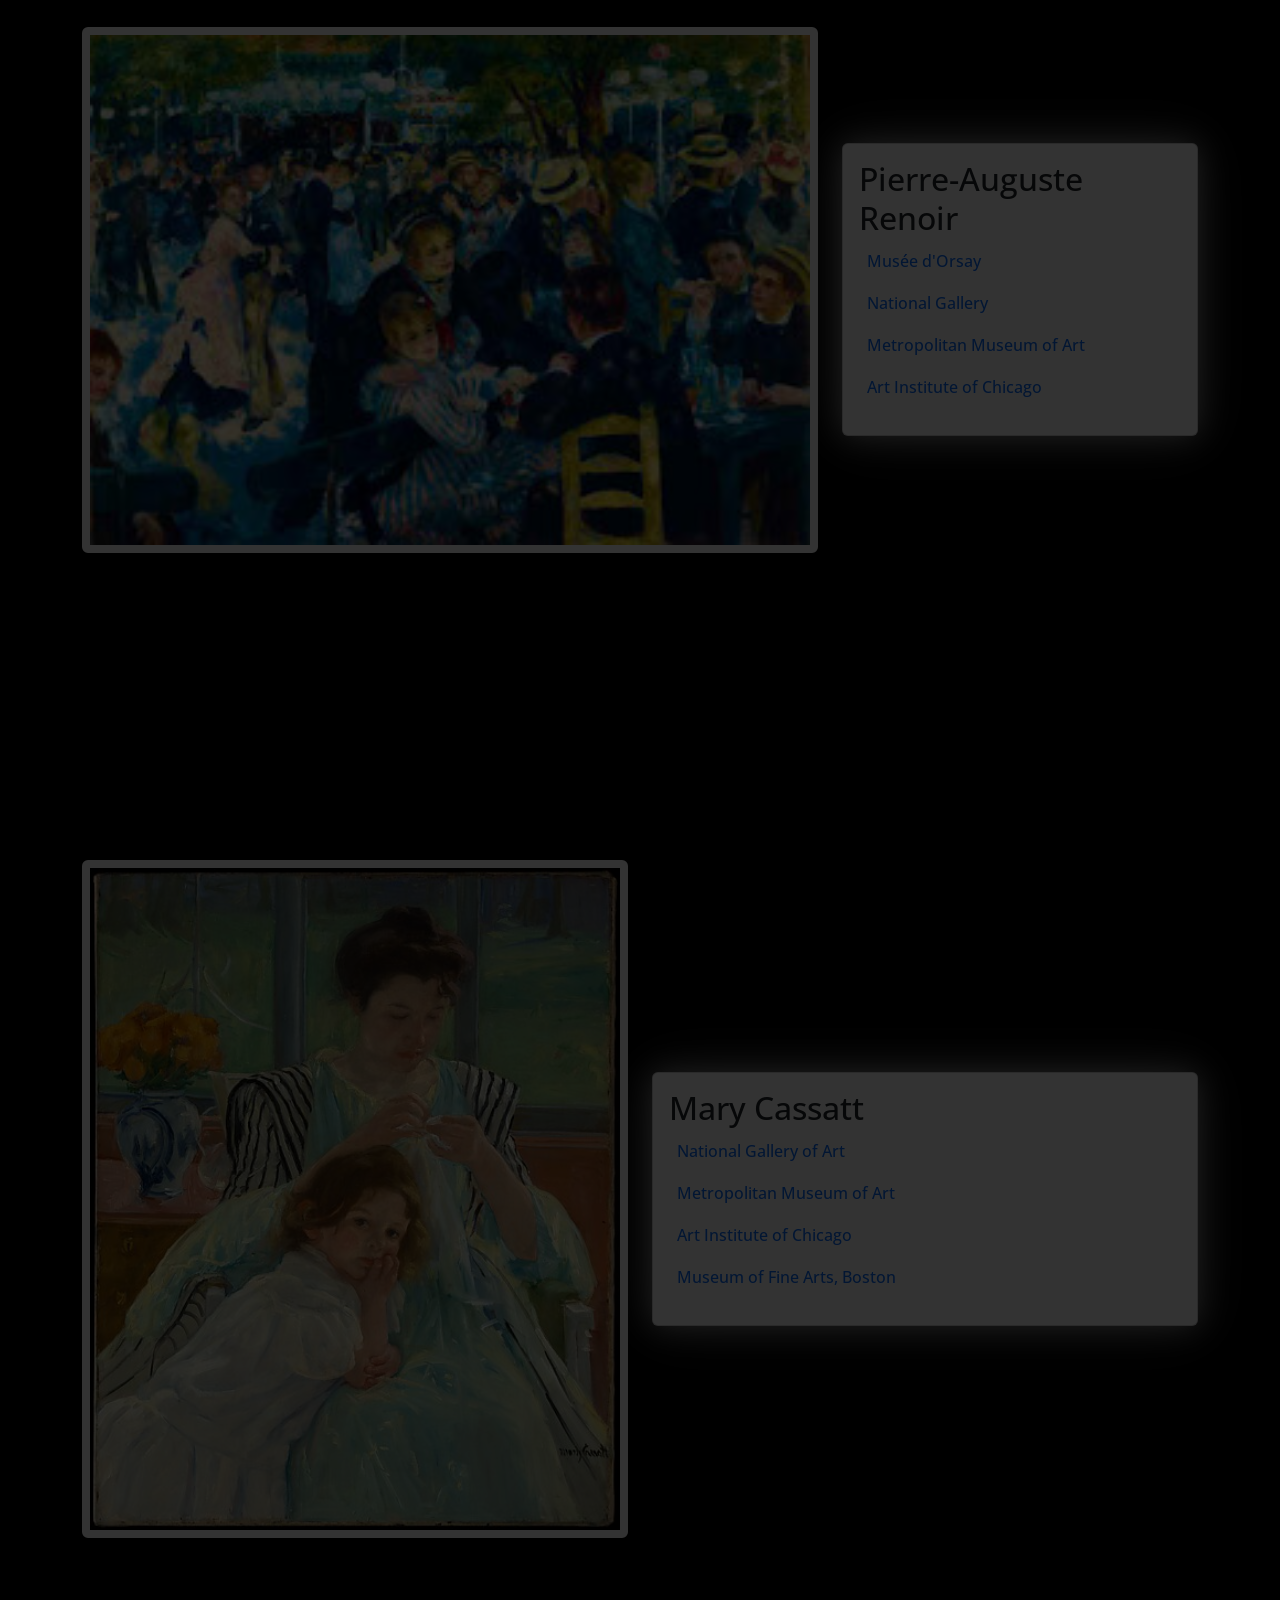
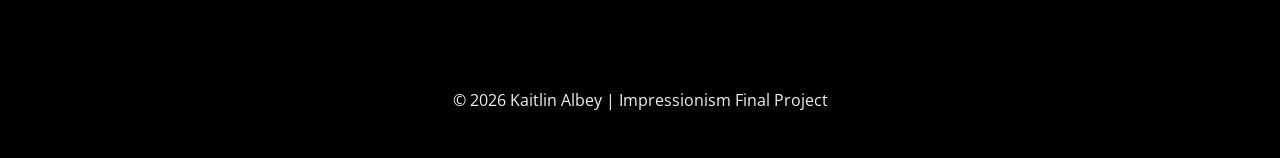
<file: portfolio/mobile-web-final/gallery.html>
<!doctype html>

<html lang="en">

<head>

  <meta charset="utf-8">
  <meta http-equiv="X-UA-Compatible" content="IE=edge">
  <meta name="viewport" content="width=device-width, initial-scale=1">

  <title>Museum | Kaitlin Albey</title>

  <meta name="description" content="Explore Impressionist artists and their museum collections.">

  <meta name="author" content="Kaitlin Albey">

  <!-- FAVICON -->
  <link rel="icon" type="image/png" sizes="96x96" href="../assets/img/favicon/favicon-96x96.png">
  <link rel="icon" type="image/svg+xml" href="../assets/img/favicon/favicon.svg">
  <link rel="shortcut icon" href="../assets/img/favicon/favicon.ico">
  <link rel="apple-touch-icon" sizes="180x180" href="../assets/img/favicon/apple-touch-icon.png">
  <meta name="apple-mobile-web-app-title" content="Impressionism">
  <link rel="manifest" href="../assets/img/favicon/site.webmanifest">

  <!-- fonts -->
  <link rel="preconnect" href="https://fonts.googleapis.com">

  <link rel="preconnect" href="https://fonts.gstatic.com" crossorigin>

  <link
    href="https://fonts.googleapis.com/css2?family=Open+Sans:wght@300;400;600;700&family=Playwrite+NO:wght@100..400&display=swap"
    rel="stylesheet">

  <!-- BOOTSTRAP -->
  <link
    href="https://cdn.jsdelivr.net/npm/bootstrap@5.3.8/dist/css/bootstrap.min.css"
    rel="stylesheet">

  <!-- CUSTOM CSS -->
  <link href="assets/css/style.css?v=1" rel="stylesheet">

</head>

<body class="gallery-page">

  <!-- ANIMATED LINES BACKGROUND -->
  <div class="lines">
    <div class="line"></div>
    <div class="line"></div>
    <div class="line"></div>
    <div class="line"></div>
    <div class="line"></div>
    <div class="line"></div>
    <div class="line"></div>
    <div class="line"></div>
    <div class="line"></div>
    <div class="line"></div>
  </div>

  <!-- NAVIGATION -->

  <nav class="navbar navbar-expand-lg navbar-dark fixed-top">

    <div class="container-fluid">

      <a class="navbar-brand" href="#home">
        Impressionism
      </a>

      <button
        class="navbar-toggler"
        type="button"
        data-bs-toggle="collapse"
        data-bs-target="#mainNav"
        aria-controls="mainNav"
        aria-expanded="false"
        aria-label="Toggle navigation">

        <span class="navbar-toggler-icon"></span>

      </button>

      <div class="collapse navbar-collapse" id="mainNav">

        <ul class="navbar-nav ms-auto">

          <li class="nav-item">
            <a class="nav-link" href="index.html">Home</a>
          </li>

          <li class="nav-item">
            <a class="nav-link" href="#origins">Origins</a>
          </li>

          <li class="nav-item">
            <a class="nav-link" href="#monet">Monet</a>
          </li>

          <li class="nav-item">
            <a class="nav-link" href="#vangogh">Van Gogh</a>
          </li>

          <li class="nav-item">
            <a class="nav-link" href="#degas">Degas</a>
          </li>

          <li class="nav-item">
            <a class="nav-link" href="#renoir">Renoir</a>
          </li>

          <li class="nav-item">
            <a class="nav-link" href="#cassatt">Cassatt</a>
          </li>

           <li class="nav-item">
            <a class="nav-link" href="gallery.html">Museums</a>
           </li>

        </ul>

      </div>

    </div>

  </nav>

  <!-- HERO SECTION -->

  <header id="home" class="hero-section d-flex align-items-center">

    <div class="container text-center text-white">

      <h1>
        Museums
      </h1>

      <p class="lead">
        Explore the Collections
      </p>

    </div>

  </header>

  <!-- ORIGINS -->

  <section
    id="origins"
    class="artist-section">

    <div class="container">

      <div class="row justify-content-center">

        <div class="col-lg-7">

          <div class="card-overlay">

            <h2>
              Impressionist Museums
            </h2>

            <p>
              Discover the world's leading museums showcasing Impressionist masterpieces.
              Explore collections featuring works by Monet, Van Gogh, Degas, Renoir, and Cassatt. Each artist has a four museum list, and each museum name is a link to the museum's website where you can go explore more about the art and artist.
            </p>

          </div>

        </div>

      </div>

    </div>

  </section>

  <!-- MONET -->

  <section
    id="monet"
    class="artist-section">

    <div class="container">

      <div class="row align-items-center">

        <div class="col-md-6">

          <img
            src="assets/img/monet.jpg"
            class="img-fluid rounded gallery-image"
            alt="Claude Monet"
            loading="lazy"
            decoding="async"
            srcset="assets/img/monet.jpg 800w"
            sizes="(max-width: 767px) 100vw, 40vw">

        </div>

        <div class="col-md-6">

          <div class="card">
            <div class="card-body">
              <h2>
                Claude Monet
              </h2>

              <ul>
                <li><a href="https://www.marmottan.fr/en/" target="_blank">Musée Marmottan Monet</a></li>
                <li><a href="https://www.musee-orsay.fr/en" target="_blank">Musée d'Orsay</a></li>
                <li><a href="https://www.nationalgallery.org.uk/" target="_blank">National Gallery</a></li>
                <li><a href="https://www.metmuseum.org/" target="_blank">Metropolitan Museum of Art</a></li>
              </ul>
            </div>
          </div>

        </div>

      </div>

    </div>

  </section>

  <!-- VAN GOGH -->

  <section
    id="vangogh"
    class="artist-section">

    <div class="container">

      <div class="row align-items-center">

        <div class="col-md-6">

          <img
            src="assets/img/vangogh.jpg"
            class="img-fluid rounded gallery-image"
            alt="Vincent van Gogh"
            loading="lazy"
            decoding="async"
            srcset="assets/img/vangogh.jpg 800w"
            sizes="(max-width: 767px) 100vw, 40vw">

        </div>

        <div class="col-md-6">

          <div class="card">
            <div class="card-body">
              <h2>
                Vincent van Gogh
              </h2>

              <ul>
                <li><a href="https://www.vangoghmuseum.nl/en" target="_blank">Van Gogh Museum</a></li>
                <li><a href="https://www.musee-orsay.fr/en" target="_blank">Musée d'Orsay</a></li>
                <li><a href="https://www.metmuseum.org/" target="_blank">Metropolitan Museum of Art</a></li>
                <li><a href="https://www.nationalgallery.org.uk/" target="_blank">National Gallery</a></li>
              </ul>
            </div>
          </div>

        </div>

      </div>

    </div>

  </section>

  <!-- DEGAS -->

  <section
    id="degas"
    class="artist-section">

    <div class="container">

      <div class="row align-items-center">

        <div class="col-md-6">

          <img
            src="assets/img/degas.jpg"
            class="img-fluid rounded gallery-image"
            alt="Edgar Degas"
            loading="lazy"
            decoding="async"
            srcset="assets/img/degas.jpg 800w"
            sizes="(max-width: 767px) 100vw, 40vw">

        </div>

        <div class="col-md-6">

          <div class="card">
            <div class="card-body">
              <h2>
                Edgar Degas
              </h2>

              <ul>
                <li><a href="#">Musée d'Orsay</a></li>
                <li><a href="#">National Gallery</a></li>
                <li><a href="#">Metropolitan Museum of Art</a></li>
                <li><a href="#">Art Institute of Chicago</a></li>
              </ul>
            </div>
          </div>

        </div>

      </div>

    </div>

  </section>

  <!-- RENOIR -->

  <section
    id="renoir"
    class="artist-section">

    <div class="container">

      <div class="row align-items-center">

        <div class="col-md-8">

          <img
            src="assets/img/renoir.jpg"
            class="img-fluid rounded gallery-image"
            alt="Pierre-Auguste Renoir"
            loading="lazy"
            decoding="async"
            srcset="assets/img/renoir.jpg 800w"
            sizes="(max-width: 767px) 100vw, 55vw">

        </div>

        <div class="col-md-4">

          <div class="card">
            <div class="card-body">
              <h2>
                Pierre-Auguste Renoir
              </h2>

              <ul>
                <li><a href="#">Musée d'Orsay</a></li>
                <li><a href="#">National Gallery</a></li>
                <li><a href="#">Metropolitan Museum of Art</a></li>
                <li><a href="#">Art Institute of Chicago</a></li>
              </ul>
            </div>
          </div>

        </div>

      </div>

    </div>

  </section>

  <!-- CASSATT -->

  <section
    id="cassatt"
    class="artist-section">

    <div class="container">

      <div class="row align-items-center">

        <div class="col-md-6">

          <img
            src="assets/img/cassatt.jpg"
            class="img-fluid rounded gallery-image"
            alt="Mary Cassatt"
            loading="lazy"
            decoding="async"
            srcset="assets/img/cassatt.jpg 800w"
            sizes="(max-width: 767px) 100vw, 40vw">

        </div>

        <div class="col-md-6">

          <div class="card">
            <div class="card-body">
              <h2>
                Mary Cassatt
              </h2>

              <ul>
                <li><a href="https://www.nga.gov/" target="_blank">National Gallery of Art</a></li>
                <li><a href="https://www.metmuseum.org/" target="_blank">Metropolitan Museum of Art</a></li>
                <li><a href="https://www.artic.edu/" target="_blank">Art Institute of Chicago</a></li>
                <li><a href="https://www.mfa.org/" target="_blank">Museum of Fine Arts, Boston</a></li>
              </ul>
            </div>
          </div>

        </div>

      </div>

    </div>

  </section>

  <!-- FOOTER -->

  <footer>

    <div class="container">

      <p>
        &copy; 2026 Kaitlin Albey | Impressionism Final Project
      </p>

    </div>

  </footer>

  <!-- BOOTSTRAP JS -->

  <script
    src="https://cdn.jsdelivr.net/npm/bootstrap@5.3.8/dist/js/bootstrap.bundle.min.js">
  </script>

  <!-- CUSTOM JS -->

  <script src="assets/js/script.js"></script>

</body>

</html>
</file>
<file: assets/css/style.css>
:root{
  --bg:#f5f7fa;
  --surface:#ffffff;
  --text:#222;
  --accent:#4f8a8b;
  --border:#d9dee5;

  --shadow:0 4px 12px rgba(0,0,0,.08);

  --radius:12px;
}


.page-title{ grid-area:title; border-bottom:1px solid var(--border); padding-bottom:16px; margin-bottom:16px; }
#about{ grid-area:about; }
#skills{ grid-area:skills; border-left:4px solid var(--accent); padding-left:20px; align-self:start; }
#education{ grid-area:education; align-self:start; }
#experience{ grid-area:experience; border-left:4px solid var(--accent); padding-left:20px; align-self:start; }
#certifications{ grid-area:certifications; border-left:4px solid var(--accent); padding-left:20px; align-self:center; }

.resume-columns,
.left-column,
.right-column{
  display:contents;
}


main.container{  /* mobile */
  display:grid;
  gap:25px;

  grid-template-columns:1fr;
  grid-template-areas:
    "title"
    "about"
    "skills"
    "education"
    "certifications"
    "experience"
    ;
}





@media screen and (min-width:768px){ /* tablet */

  main.container{

    grid-template-columns:1fr 1fr;

    grid-template-areas:
      "title title"
      "about about"
      "skills certifications"
      "experience education";
  }

  .page-title{
    grid-area:title;
  }

  #about{
    grid-area:about;
  }

  #skills{
    grid-area:skills;
  }

  #education{
    grid-area:education;
  }

  #experience{
    grid-area:experience;
  }

 

  
  .bio{
    display: flex;
    justify-content: center;
    align-items: start;
    gap: 20px;
    max-width: 900px;
    margin: 0 auto;
  }

  .bio img{
    max-width: 300px;
    width:auto;
  }
}





main.container{
  background:#ffffff;
  width:min(1100px, 95%);
  margin:0 auto;
  padding:30px;
  border-radius:16px;
  box-shadow:0 10px 40px rgba(0,0,0,.3);


}









/*Actual content*/

body {
  font-family: "Open Sans", sans-serif;
}


.bio{
  display:grid;
  gap:20px;
}



.details{
  display:grid;
  grid-template-columns:auto 1fr;
  gap:10px 12px;

  padding:18px;
  background:#ffffff;
  border-radius:12px;
  border:1px solid #ffffff;
}

.details dt{
  font-weight:700;
  color:#444;
  margin:0;
}

.details dd{
  margin:0;
  color:#222;
}


.related-links,
#skills ul{
  list-style:none;
  padding:0;
  margin:0;
  display:block;
}

.related-links{
  margin-top:15px;
  border-bottom:1px solid var(--border);
  padding-bottom:16px;
  margin-bottom:20px;
}

.related-links li,
#skills li{
 
  padding-left:18px;
  position:relative;
  margin-bottom:10px;
}

.related-links li::before,
#skills li::before{
  content:"●";
  color:var(--accent);
  position:absolute;
  left:0;
  top:0;
}

.skill-info{
  display:block;
  margin-left:18px;
  margin-top:-8px;
  margin-bottom:10px;
  font-size:.85em;
  color:#888;
}




.certificate-edu{
  border-left:4px solid var(--accent);

  padding-left:20px;

  margin-bottom:30px;
}

.related-links .portfolio-link{
  padding:12px 16px 12px 34px;
  border:1px solid rgba(79,138,139,.35);
  border-left:4px solid var(--accent);
  border-radius:8px;
  background:#f1f8f8;
  font-size:1.08rem;
  box-shadow:0 3px 10px rgba(79,138,139,.12);
}

.related-links .portfolio-link::before{
  left:14px;
  top:12px;
}

.related-links .portfolio-link a{
  display:block;
  color:#2d6667;
}

.related-links .portfolio-link:hover{
  background:#e2f1f1;
  border-color:var(--accent);
  box-shadow:0 5px 14px rgba(79,138,139,.2);
}

.related-links .portfolio-link a:hover{
  color:#1f4d4e;
  text-decoration:underline;
  text-underline-offset:3px;
}

.award{
  margin-left:18px;
  margin-top:8px;
}

.experience-description{
  margin-bottom:6px;
}


#skills h2, #education h2, #experience h2 {
  text-decoration: underline;
}

.open-sans-regular {
  font-family: "Open Sans", sans-serif;
  font-optical-sizing: auto;
  font-weight: 400;
  font-style: normal;
  font-variation-settings:
    "wdth" 100;
}

a{
  color:var(--accent);
  text-decoration:none;

  transition:0.3s;
}

a:hover{
  color:#2d6667;
  text-decoration:underline;
}
</file>
<file: portfolio/assets/css/style.css>
:root {
	--bg: #f5f7fa;
	--surface: #ffffff;
	--text: #222222;
	--muted: #667078;
	--accent: #4f8a8b;
	--accent-dark: #2d6667;
	--border: #d9dee5;
	--shadow: 0 10px 40px rgba(0, 0, 0, 0.12);
	--radius: 12px;
}

* {
	box-sizing: border-box;
}









body {
	margin: 0;
	padding: 32px 16px;
	background: var(--bg);
	color: var(--text);
	font-family: "Open Sans", sans-serif;
	line-height: 1.6;
}

header,main, footer {
	width: min(1100px, 95%);
	margin-right: auto;
	margin-left: auto;
}

header {
	padding: 28px 30px 18px;
	background: var(--surface);
	border-radius: var(--radius) var(--radius) 0 0;
	box-shadow: var(--shadow);
}




h1,h2,h3,p {
	margin-top: 0;
}




h1 {
	margin-bottom: 0;
	font-family: "Open Sans", sans-serif;
	font-size: clamp(1.8rem, 4vw, 2.7rem);
	font-weight: 700;
	line-height: 1.25;
}

h2 {
	margin-bottom: 20px;
	padding-bottom: 12px;
	border-bottom: 1px solid var(--border);
	color: var(--accent-dark);
	font-size: 1.5rem;
}

.model-instruction {
	margin: -8px 0 20px;
	color: var(--muted);
	font-size: 0.85rem;
}

h2:not(:first-child) {
	margin-top: 42px;
}

h3 {
	margin-bottom: 4px;
	font-size: 1.15rem;
	line-height: 1.35;
}






a {
	color: var(--accent);
	text-decoration: none;
	transition: color 0.2s ease;
}

a:hover,
a:focus-visible {
	color: var(--accent-dark);
	text-decoration: underline;
}




main {
	padding: 30px;
	background: var(--surface);
	box-shadow: var(--shadow);
}





.project {
	margin-bottom: 30px;
	padding: 0 0 4px 20px;
	border-left: 4px solid var(--accent);
}

.project > p:not(.project-description):not(.project-skills) {
	margin-bottom: 14px;
	color: var(--muted);
	font-size: 0.9rem;
}


.project-description {
	max-width: 900px;
	margin-bottom: 12px;
}

.project-skills {
	margin-bottom: 4px;
}

.project-skills-list {
	margin: 0 0 0 18px;
	padding-left: 18px;
}

.project-skills-list li::marker {
	color: var(--accent);
}

.project-gallery {
	display: flex;
	flex-wrap: wrap;
	gap: 12px;
	margin: 18px 0 20px;
}

.project-gallery img {
	display: block;
	width: min(100%, 250px);
	height: 215px;
	border: 1px solid var(--border);
	border-radius: 8px;
	background: #eef2f3;
	box-shadow: 0 4px 12px rgba(0, 0, 0, 0.08);
	object-fit: contain;
}







footer {
	padding: 22px 10px 0;
	color: var(--muted);
	font-size: 0.9rem;
	text-align: center;
}

.footer-divider {
	margin: 0 0.35rem;
	color: var(--border);
}

.model-viewer {
	position: relative;
	width: 100%;
	height: 340px;
	overflow: hidden;
	margin: 18px 0 20px;
	background: #eef2f3;
	border: 1px solid var(--border);
	border-radius: 8px;
	cursor: pointer;
}

.model-viewer.is-active {
	cursor: grab;
}

.model-viewer.is-active:active {
	cursor: grabbing;
}

.model-viewer canvas {
	display: block;
	width: 100%;
	height: 100%;
}

.model-viewer-launch {
	position: absolute;
	top: 50%;
	left: 50%;
	z-index: 1;
	padding: 0.75rem 1.1rem;
	border: 1px solid var(--accent-dark);
	border-radius: 6px;
	background: #ffffff;
	color: var(--accent-dark);
	font: 600 0.95rem/1.2 sans-serif;
	transform: translate(-50%, -50%);
	cursor: pointer;
}

.model-viewer-launch:hover,
.model-viewer-launch:focus-visible {
	background: var(--accent-dark);
	color: #ffffff;
}

.model-viewer-stop {
	position: absolute;
	top: 0.75rem;
	right: 0.75rem;
	z-index: 1;
	padding: 0.45rem 0.7rem;
	border: 1px solid var(--accent-dark);
	border-radius: 5px;
	background: rgba(255, 255, 255, 0.92);
	color: var(--accent-dark);
	font: 600 0.8rem/1.2 sans-serif;
	cursor: pointer;
}

.model-viewer-stop:hover,
.model-viewer-stop:focus-visible {
	background: var(--accent-dark);
	color: #ffffff;
}


.model-viewer.is-loading::after,
.model-viewer.has-error::after {
	position: absolute;
	inset: 50% auto auto 50%;
	transform: translate(-50%, -50%);
	color: var(--accent-dark);
	font: 600 0.95rem/1.4 sans-serif;
	text-align: center;
	white-space: nowrap;
}

.model-viewer.is-loading::after {
	content: attr(data-loading);
}

.model-viewer.has-error::after {
	content: "This 3D model could not be loaded.";
}




@media (max-width: 600px) {
	body {
		padding: 16px 10px;
	}

	header,
	main {
		width: 100%;
		padding: 22px 18px;
	}

	.project {
		padding-left: 14px;
	}

	.project-gallery {
		gap: 10px;
	}

	.project-gallery img {
		width: calc(50% - 5px);
		height: 165px;
	}

	.model-viewer {
		height: 260px;
	}
}
</file>
<file: portfolio/mobile-web-final/assets/css/style.css>
body {

  padding-top: 56px;
  font-family: "Open Sans", sans-serif;
  background-color: #111;
  color: white;

}

/* NAVBAR */

.navbar {

  background-color: rgba(0, 0, 0, 0.85) !important;
  backdrop-filter: blur(6px);

}

.navbar-brand {

  font-family: "Playwrite NO", cursive;
  font-size: 28px;

}

.nav-link {

  font-size: 18px;

}

/* HERO */

.hero-section {

  min-height: 100vh;

  background-image:
    linear-gradient(rgba(0,0,0,.55), rgba(0,0,0,.55));

  background-size: cover;
  background-position: center;
  background-attachment: fixed;

}

.hero-section h1 {

  font-size: 64px;
  font-weight: 700;
  letter-spacing: 2px;

}

.hero-section p {

  font-size: 24px;

}

/* ARTIST SECTIONS */

.artist-section {

  min-height: 100vh;

  padding: 120px 20px;

  background-size: cover;
  background-position: center;
  background-attachment: fixed;

  display: flex;
  align-items: center;

}

/* BACKGROUNDS */

.origins-bg {

  background-image:
    linear-gradient(rgba(0,0,0,.45), rgba(0,0,0,.45)),
    url("../img/impres.jpg");

}

.monet-bg {

  background-image:
    linear-gradient(rgba(0,0,0,.45), rgba(0,0,0,.45)),
    url("../img/monet.jpg");

}

.degas-bg {

  background-image:
    linear-gradient(rgba(0,0,0,.45), rgba(0,0,0,.45)),
    url("../img/degas.jpg");

}

.renoir-bg {

  background-image:
    linear-gradient(rgba(0,0,0,.45), rgba(0,0,0,.45)),
    url("../img/renoir.jpg");

}

.vangogh-bg {

  background-image:
    linear-gradient(rgba(0,0,0,.45), rgba(0,0,0,.45)),
    url("../img/vangogh.jpg");

}

.cassatt-bg {

  background-image:
    linear-gradient(rgba(0,0,0,.45), rgba(0,0,0,.45)),
    url("../img/cassatt.jpg");

}

/* INFO CARDS */

.card-overlay {

  background-color: rgba(255,255,255,0.90);
  color: #222;

  border-radius: 16px;

  padding: 40px;

}

.card-overlay h2 {

  font-size: 40px;
  margin-bottom: 20px;

}

.card-overlay p {

  font-size: 18px;
  line-height: 1.8;

}

/* FOOTER */

footer {

  background-color: #000;
  text-align: center;
  padding: 30px 20px;

}

/* TABLET */

@media (min-width: 768px) {

  .artist-section,
  .hero-section {
    background-attachment: scroll;
  }

  .hero-section h1 {
    font-size: 96px;
  }

}

/* DESKTOP */

@media (min-width: 992px) {

  .hero-section h1 {

    font-size: 128px;

  }

}

/* GALLERY PAGE STYLES */

body.gallery-page {
  background-color: #000;
  color: #f2f2f2;
}

body.gallery-page .lines {
  position: fixed;
  top: 0;
  left: 0;
  right: 0;
  height: 100%;
  margin: auto;
  width: 90vw;
  display: flex;
  justify-content: space-between;
  pointer-events: none;
  z-index: 1;
}

body.gallery-page .line {
  position: relative;
  width: 1px;
  height: 100%;
  overflow: hidden;
}

body.gallery-page .line::after {
  content: '';
  display: block;
  position: absolute;
  height: 15vh;
  width: 100%;
  top: -50%;
  left: 0;
  background: linear-gradient(to bottom, rgba(255, 255, 255, 0) 0%, #ffffff 75%, #ffffff 100%);
  animation: drop 7s 0s infinite;
  animation-fill-mode: forwards;
  animation-timing-function: cubic-bezier(0.4, 0.26, 0, 0.97);
}

body.gallery-page .line:nth-child(1)::after {
  background: linear-gradient(to bottom, rgba(255, 255, 255, 0) 0%, #FF4500 75%, #FF4500 100%);
  animation-delay: 0.5s;
}

body.gallery-page .line:nth-child(2)::after {
  background: linear-gradient(to bottom, rgba(255, 255, 255, 0) 0%, #32CD32 75%, #32CD32 100%);
  animation-delay: 1s;
}

body.gallery-page .line:nth-child(3)::after {
  background: linear-gradient(to bottom, rgba(255, 255, 255, 0) 0%, #1E90FF 75%, #1E90FF 100%);
  animation-delay: 1.5s;
}

body.gallery-page .line:nth-child(4)::after {
  background: linear-gradient(to bottom, rgba(255, 255, 255, 0) 0%, #FFD700 75%, #FFD700 100%);
  animation-delay: 2s;
}

body.gallery-page .line:nth-child(5)::after {
  background: linear-gradient(to bottom, rgba(255, 255, 255, 0) 0%, #8A2BE2 75%, #8A2BE2 100%);
  animation-delay: 2.5s;
}

body.gallery-page .line:nth-child(6)::after {
  background: linear-gradient(to bottom, rgba(255, 255, 255, 0) 0%, #20B2AA 75%, #20B2AA 100%);
  animation-delay: 3s;
}

body.gallery-page .line:nth-child(7)::after {
  background: linear-gradient(to bottom, rgba(255, 255, 255, 0) 0%, #DC143C 75%, #DC143C 100%);
  animation-delay: 3.5s;
}

body.gallery-page .line:nth-child(8)::after {
  background: linear-gradient(to bottom, rgba(255, 255, 255, 0) 0%, #00FA9A 75%, #00FA9A 100%);
  animation-delay: 4s;
}

body.gallery-page .line:nth-child(9)::after {
  background: linear-gradient(to bottom, rgba(255, 255, 255, 0) 0%, #FF1493 75%, #FF1493 100%);
  animation-delay: 4.5s;
}

body.gallery-page .line:nth-child(10)::after {
  background: linear-gradient(to bottom, rgba(255, 255, 255, 0) 0%, #00BFFF 75%, #00BFFF 100%);
  animation-delay: 5s;
}

@keyframes drop {
  0% {
    top: -50%;
  }
  100% {
    top: 110%;
  }
}

body.gallery-page .container,
body.gallery-page .navbar,
body.gallery-page .card,
body.gallery-page .row {
  position: relative;
  z-index: 2;
}

body.gallery-page .gallery-image {
  width: 100%;
  height: auto;
  display: block;
  border: 8px solid #ffffff;
}

body.gallery-page .card {
  box-shadow: 0 0 30px rgba(255, 255, 255, 0.5), 0 0 60px rgba(255, 255, 255, 0.3);
}

body.gallery-page .card a {
  color: #0d6efd;
  text-decoration: none;
  font-weight: 500;
  transition: all 0.3s ease;
  padding: 4px 8px;
  border-radius: 4px;
  display: inline-block;
}

body.gallery-page .card a:hover {
  color: white;
  background-color: rgba(13, 110, 253, 0.2);
  box-shadow: 0 0 10px rgba(13, 110, 253, 0.5);
  transform: translateY(-2px);
}

body.gallery-page .card ul {
  list-style: none;
  padding: 0;
}

body.gallery-page .card li {
  margin-bottom: 10px;
}
</file>
